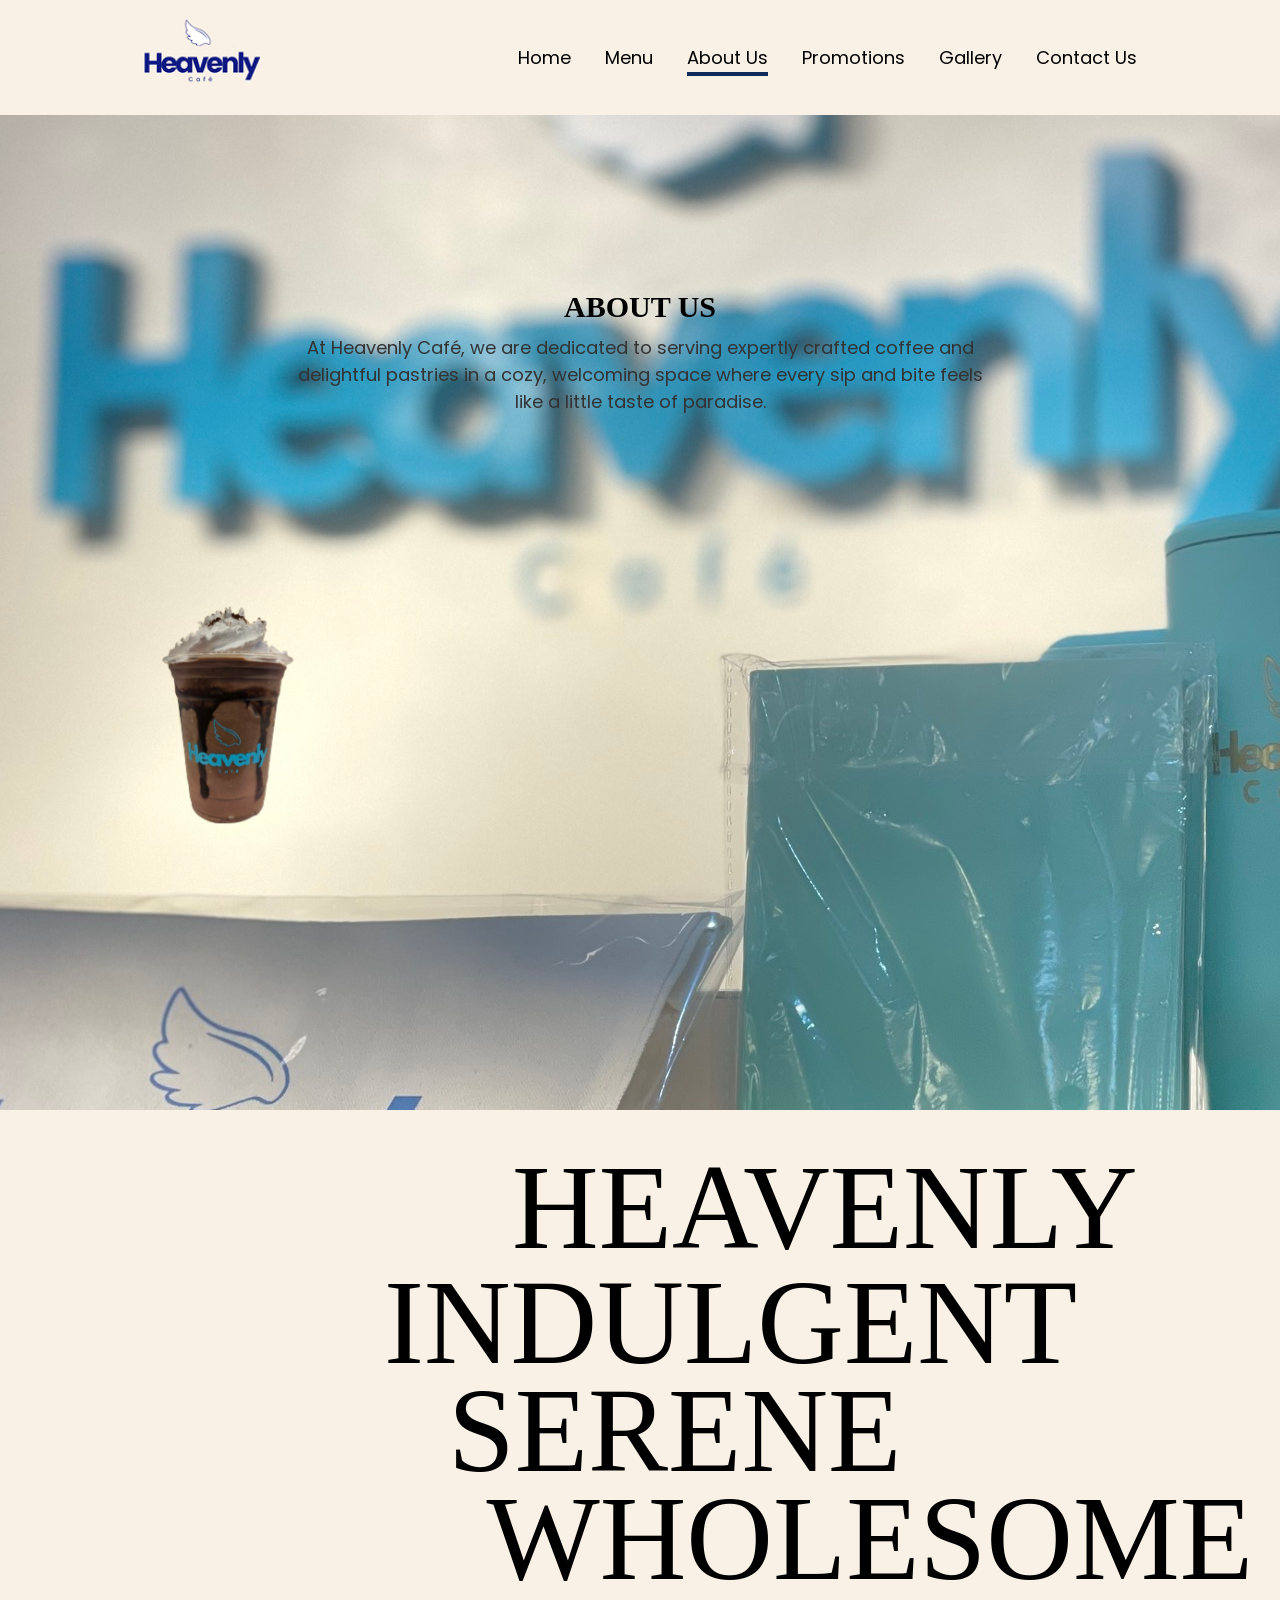
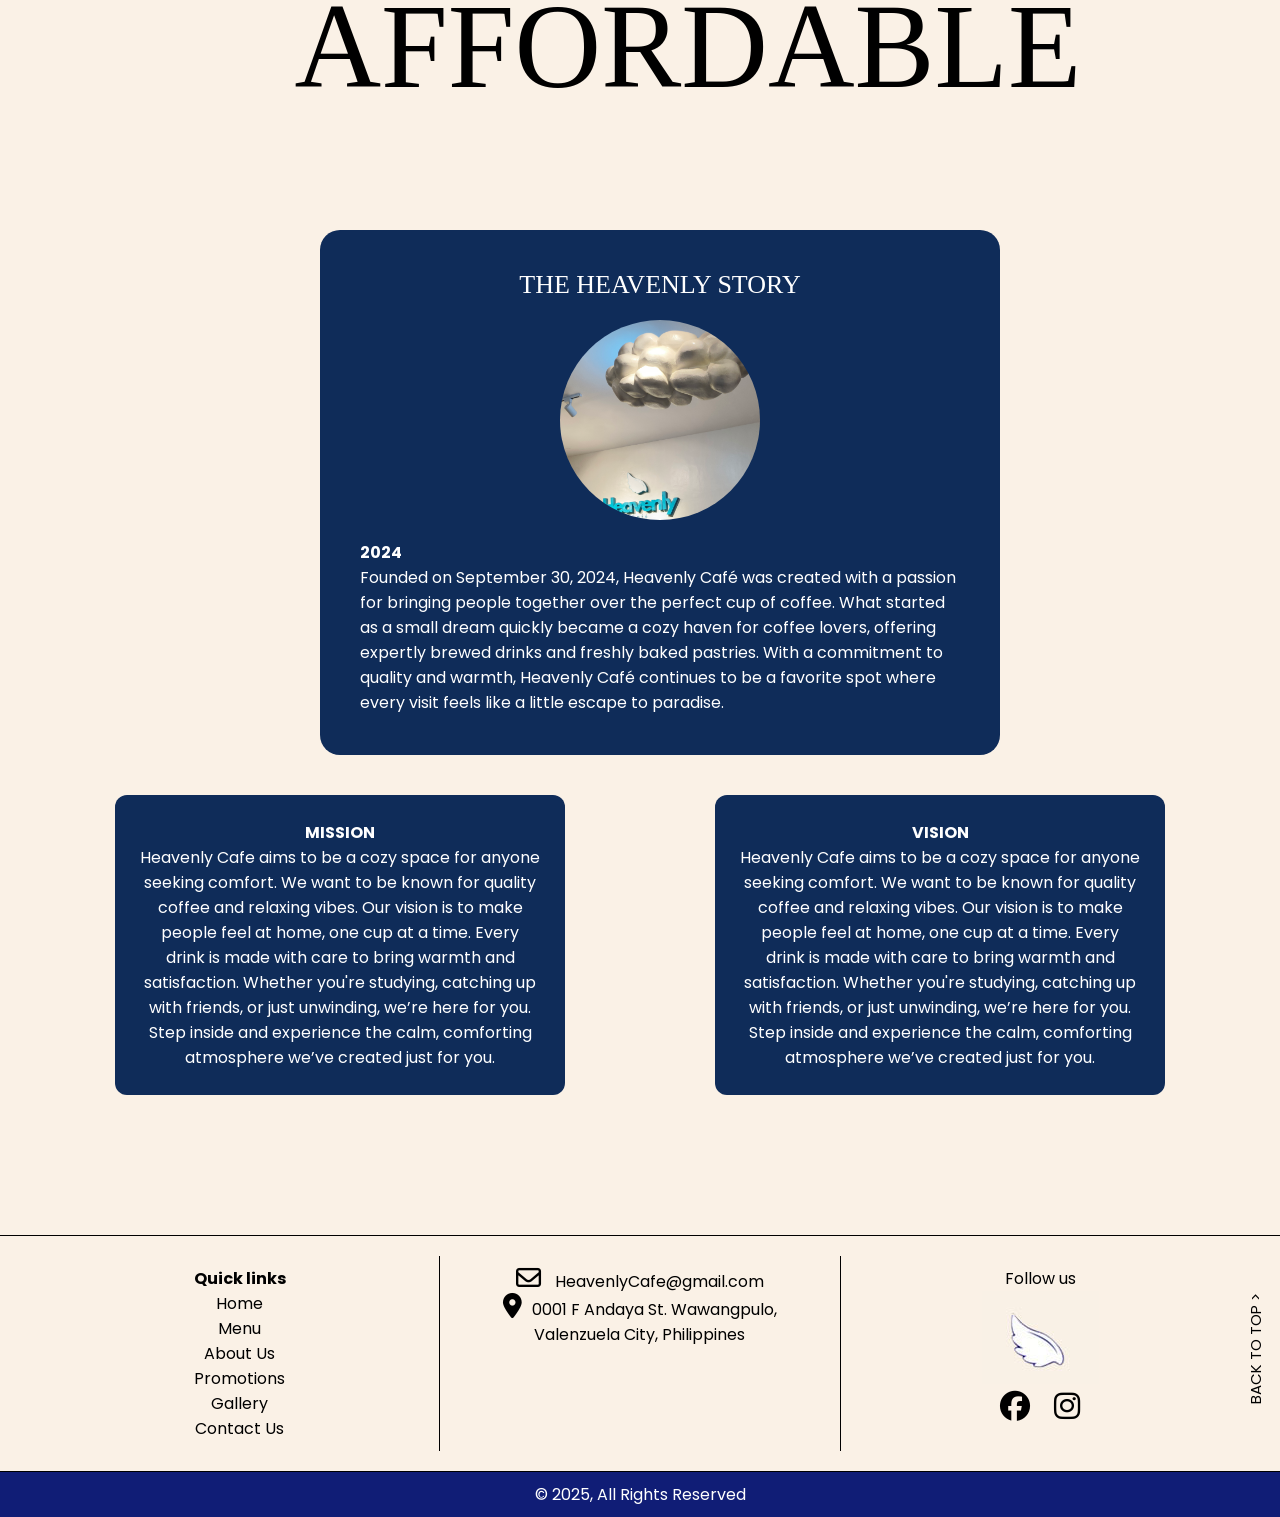
<file: aboutus.html>
<!DOCTYPE html>
<html lang="en">
<head>
  <meta charset="UTF-8">
  <meta name="viewport" content="width=device-width, initial-scale=1.0">
  <title>About Us - Heavenly Café</title>
  <link rel="stylesheet" href="css/style.css">
  <link rel="preconnect" href="https://fonts.googleapis.com">
  <link rel="preconnect" href="https://fonts.googleapis.com">
  <link rel="preconnect" href="https://fonts.gstatic.com" crossorigin>
  <link href="https://fonts.googleapis.com/css2?family=Playfair+Display:ital,wght@0,400..900;1,400..900&display=swap" rel="stylesheet"></head>
  <link href="https://fonts.googleapis.com/css2?family=Poppins:ital,wght@0,100;0,200;0,300;0,400;0,500;0,600;0,700;0,800;0,900;1,100;1,200;1,300;1,400;1,500;1,600;1,700;1,800;1,900&display=swap" rel="stylesheet">
  <link rel="stylesheet" href="https://cdnjs.cloudflare.com/ajax/libs/font-awesome/6.4.0/css/all.min.css">

</head>
<body>
  <header class="header">
    <div class="container">
      <nav>
        <img src="img/home/heavenly_logo1.jpg" class="logo" alt="Heavenly Café Logo">
        <ul id="sidemenu">
            <li><a href="index.html" class="nav-link btn">Home</a></li>
            <li><a href="menu.html" class="nav-link btn">Menu</a></li>
            <li><a href="aboutus.html" class="nav-link btn">About Us</a></li>
            <li><a href="promotions.html" class="nav-link btn">Promotions</a></li>
            <li><a href="gallery.html" class="nav-link btn">Gallery</a></li>
            <li><a href="contact.html" class="nav-link btn">Contact Us</a></li>
        <i class="fa-solid fa-xmark" onclick="closemenu()"></i>
        </ul>
      <i class="fa-solid fa-bars" onclick="openmenu()"></i>
    </nav>
    </div>
  </header>

<!--Header-->
  <section class="about-section">
    <h2 class="about-header">ABOUT US</h2>
    <p class="about-desc">
      At Heavenly Café, we are dedicated to serving expertly crafted coffee and delightful pastries
      in a cozy, welcoming space where every sip and bite feels like a little taste of paradise.
    </p>
    <div class="open-sign">
      <iframe width="560" height="315" src="https://www.youtube.com/embed/6NWrbQ3yD7Y?si=Zh26VIXPaOZXljQw" title="YouTube video player" frameborder="0" allow="accelerometer; autoplay; clipboard-write; encrypted-media; gyroscope; picture-in-picture; web-share" referrerpolicy="strict-origin-when-cross-origin" allowfullscreen></iframe>
      </div>
    </div>
    <div class="about-frappe"></div>
  </section>
   
    <!--text ani-->
    <section class="grid grid-3">
      <div class="autoBlur autoBlur1">HEAVENLY</div>
      <div class="autoBlur autoBlur2">INDULGENT</div>
      <div class="autoBlur autoBlur3">SERENE</div>
      <div class="autoBlur autoBlur4">WHOLESOME</div>
      <div class="autoBlur autoBlur5">AFFORDABLE</div>
    </section>

    <!--story-->
  <section class="story-section">
    <h3>THE HEAVENLY STORY</h3>

    <div class="story-box">
      <div class="image-container">
        <img src="img/aboutus/story.jpg" alt="Heavenly Café Photo" class="story-img">
      </div>
      
      <div class="story-text">

        <strong>2024</strong>
        <p>
          Founded on September 30, 2024, Heavenly Café was created with a passion for bringing people
          together over the perfect cup of coffee. What started as a small dream quickly became a cozy haven
          for coffee lovers, offering expertly brewed drinks and freshly baked pastries. With a commitment
          to quality and warmth, Heavenly Café continues to be a favorite spot where every visit feels like
          a little escape to paradise.
        </p>
      </div>
    </div>
  </section>

  <section class="mv-section">
    <div class="mv-box">
      <h4>MISSION</h4>
      <p>Heavenly Cafe aims to be a cozy space for anyone seeking comfort. We want to be known for quality coffee and relaxing vibes. Our vision is to make people feel at home, one cup at a time. Every drink is made with care to bring warmth and satisfaction. Whether you're studying, catching up with friends, or just unwinding, we’re here for you. Step inside and experience the calm, comforting atmosphere we’ve created just for you.</p>
    </div>
    <div class="mv-box">
      <h4>VISION</h4>
      <p>Heavenly Cafe aims to be a cozy space for anyone seeking comfort. We want to be known for quality coffee and relaxing vibes. Our vision is to make people feel at home, one cup at a time. Every drink is made with care to bring warmth and satisfaction. Whether you're studying, catching up with friends, or just unwinding, we’re here for you. Step inside and experience the calm, comforting atmosphere we’ve created just for you.</p>
    </div>
  </section>

  <!--footer-->
  <footer class="footer">
        <div class="footer-container">
          <div class="footer-section">
            <p class="quick">Quick links</p>
            <p><a href="index.html">Home</a></p>
            <p><a href="menu.html">Menu</a></p>
            <p><a href="aboutus.html">About Us</a></p>
            <p><a href="promotions.html">Promotions</a></p>
            <p><a href="gallery.html">Gallery</a></p>
            <p><a href="contact.html">Contact Us</a></p>
          </div>
      
          <div class="footer-divider"></div>
      
          <div class="footer-section">
            <p><i class="fa-regular fa-envelope"></i></i> HeavenlyCafe@gmail.com</p>
            <p><i class="fa-solid fa-location-dot"></i>0001 F Andaya St. Wawangpulo,<br>Valenzuela City, Philippines</p>
          </div>
      
          <div class="footer-divider"></div>
      
          <div class="footer-section">
            <p>Follow us</p>
            <img src="img/home/logo.jpg" alt="">
            <div class="footer-icons">
              <a href="https://www.bing.com/ck/a?!&&p=9f76c1870134eb340e4f14eb00a302fcf907b00fbb734e9cb92f3f5f4ec9f56cJmltdHM9MTc0NzQ0MDAwMA&ptn=3&ver=2&hsh=4&fclid=1fe0fd62-65a1-66aa-33d4-e9d664b56718&psq=heavenly+cafe&u=a1aHR0cHM6Ly93d3cuZmFjZWJvb2suY29tL3Blb3BsZS9IZWF2ZW5seS1DYWYlQzMlQTkvNjE1NjY0Mzc5MzY4NDkv&ntb=1"><i class="fa-brands fa-facebook"></i></a>
              <a href="#"><i class="fa-brands fa-instagram"></i></a>
            </div>
          </div>

        </div>
      
        <div class="footer-bottom">
          <p>© 2025, All Rights Reserved</p>
        </div>
      
        <div class="back-to-top">
            <a href="#top">BACK TO TOP ></a>
        </div>
        
      </footer>

    <script src="js/script.js"></script>

</body>
</html>
</file>
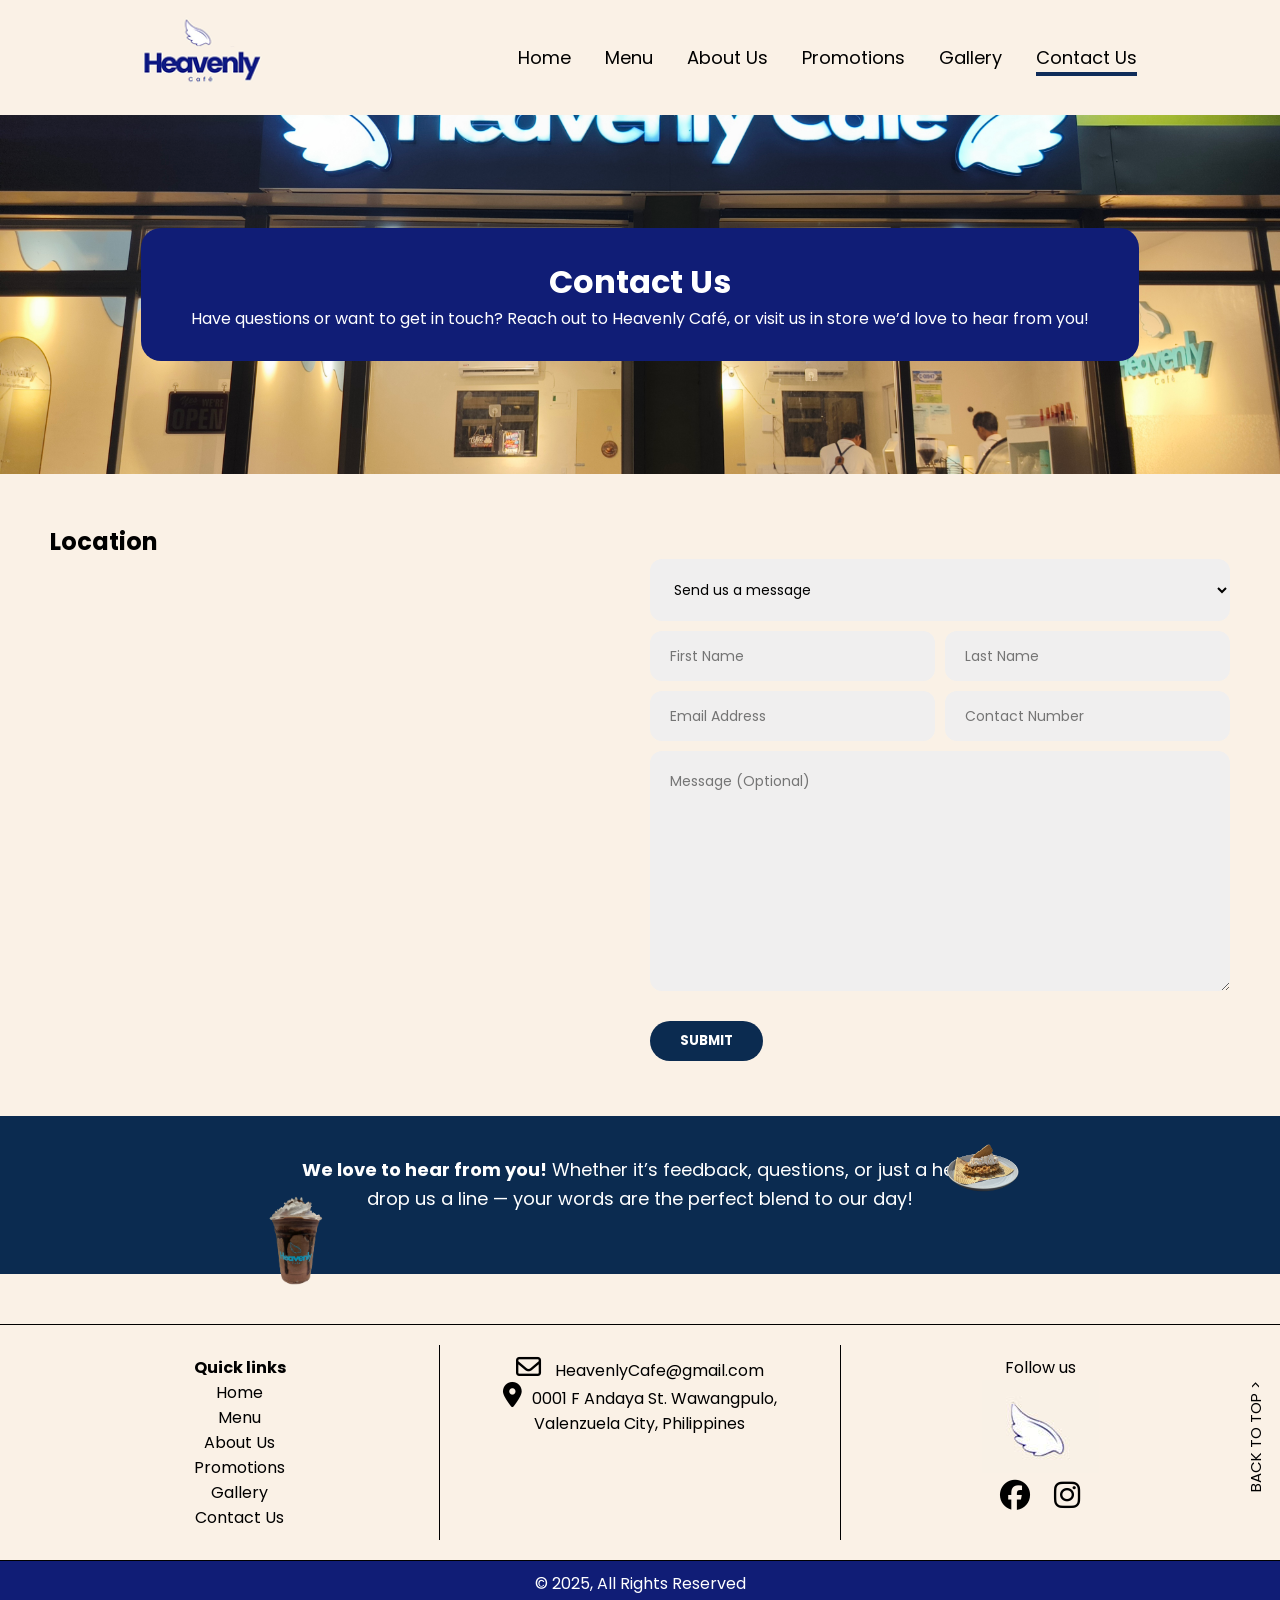
<file: contact.html>
<!DOCTYPE html>
<html lang="en">
<head>
  <meta charset="UTF-8">
  <meta name="viewport" content="width=device-width, initial-scale=1.0">
  <title>Contact</title>
  <link rel="stylesheet" href="css/style.css">
  <link rel="preconnect" href="https://fonts.googleapis.com">
  <link rel="preconnect" href="https://fonts.googleapis.com">
  <link rel="preconnect" href="https://fonts.gstatic.com" crossorigin>
  <link href="https://fonts.googleapis.com/css2?family=Playfair+Display:ital,wght@0,400..900;1,400..900&display=swap" rel="stylesheet"></head>
  <link href="https://fonts.googleapis.com/css2?family=Poppins:ital,wght@0,100;0,200;0,300;0,400;0,500;0,600;0,700;0,800;0,900;1,100;1,200;1,300;1,400;1,500;1,600;1,700;1,800;1,900&display=swap" rel="stylesheet">
  <link rel="stylesheet" href="https://cdnjs.cloudflare.com/ajax/libs/font-awesome/6.4.0/css/all.min.css">

</head>
<body>

  <!--Header-->
    <header class="header">
    <div class="container">
      <nav>
        <img src="img/home/heavenly_logo1.jpg" class="logo" alt="Heavenly Café Logo">
        <ul id="sidemenu">
          <li><a href="index.html" class="nav-link btn">Home</a></li>
            <li><a href="menu.html" class="nav-link btn">Menu</a></li>
            <li><a href="aboutus.html" class="nav-link btn">About Us</a></li>
            <li><a href="promotions.html" class="nav-link btn">Promotions</a></li>
            <li><a href="gallery.html" class="nav-link btn">Gallery</a></li>
            <li><a href="contact.html" class="nav-link btn">Contact Us</a></li>
        </ul>
      </nav>
    </div>
  </header>

  <div class="contact-land">
    <div class="contact">
        <h1>Contact Us</h1>
        <p>Have questions or want to get in touch? Reach out to Heavenly Café, or visit us in store we’d love to hear from you!</p>
    </div>
  </div>
    <!--maps-->
    <section class="contact-section">
    <h2>Location</h2>
    <div class="contact-container">
      <div class="map">
        <iframe 
          src="https://www.google.com/maps/embed?pb=!1m18!1m12!1m3!1d3858.7557476811714!2d120.96965477589461!3d14.693542885807267!2m3!1f0!2f0!3f0!3m2!1i1024!2i768!4f13.1!3m3!1m2!1s0x3397b1a82b7fbbdd%3A0x9d2b19cd3f45ac9c!2sHeavenly%20Cafe!5e0!3m2!1sen!2sph!4v1705123456789"
          width="100%" height="500" style="border:0;" allowfullscreen="" loading="lazy">
        </iframe>
      </div>

      <!--form-->

      <form class="contact-form">
        <select required>
          <option disabled selected>Send us a message</option>
          <option>Feedback</option>
          <option>Inquiry</option>
          <option>Suggestion</option>
        </select>
        <div class="input-row">
          <input type="text" placeholder="First Name" required />
          <input type="text" placeholder="Last Name" required />
        </div>
        <div class="input-row">
          <input type="email" placeholder="Email Address" required />
          <input type="tel" placeholder="Contact Number" required />
        </div>
        <textarea placeholder="Message (Optional)"></textarea>
        <button type="submit">SUBMIT</button>
      </form>
    </div>
  </section>

  <!--reservation-->
  
  <section class="feedback-section">
    <img src="img/aboutus/frappe.png" class="icon left" alt="Frappe" />
    <p>
      <strong>We love to hear from you!</strong> Whether it’s feedback, questions, or just a hello, drop us a line — your words are the perfect blend to our day!
    </p>
    <img src="img/menu/croffle-food.png" class="icon right" alt="Croissant" />
    
  </section>


  <!--footer-->
  <footer class="footer">
        <div class="footer-container">
          <div class="footer-section">
            <p class="quick">Quick links</p>
            <p><a href="index.html">Home</a></p>
            <p><a href="menu.html">Menu</a></p>
            <p><a href="aboutus.html">About Us</a></p>
            <p><a href="promotions.html">Promotions</a></p>
            <p><a href="gallery.html">Gallery</a></p>
            <p><a href="contact.html">Contact Us</a></p>
          </div>
      
          <div class="footer-divider"></div>
      
          <div class="footer-section">
            <p><i class="fa-regular fa-envelope"></i></i> HeavenlyCafe@gmail.com</p>
            <p><i class="fa-solid fa-location-dot"></i>0001 F Andaya St. Wawangpulo,<br>Valenzuela City, Philippines</p>
          </div>
      
          <div class="footer-divider"></div>
      
          <div class="footer-section">
            <p>Follow us</p>
            <img src="img/home/logo.jpg" alt="">
            <div class="footer-icons">
              <a href="https://www.bing.com/ck/a?!&&p=9f76c1870134eb340e4f14eb00a302fcf907b00fbb734e9cb92f3f5f4ec9f56cJmltdHM9MTc0NzQ0MDAwMA&ptn=3&ver=2&hsh=4&fclid=1fe0fd62-65a1-66aa-33d4-e9d664b56718&psq=heavenly+cafe&u=a1aHR0cHM6Ly93d3cuZmFjZWJvb2suY29tL3Blb3BsZS9IZWF2ZW5seS1DYWYlQzMlQTkvNjE1NjY0Mzc5MzY4NDkv&ntb=1"><i class="fa-brands fa-facebook"></i></a>
              <a href="#"><i class="fa-brands fa-instagram"></i></a>
            </div>
          </div>

        </div>
      
        <div class="footer-bottom">
          <p>© 2025, All Rights Reserved</p>
        </div>
      
        <div class="back-to-top">
            <a href="#top">BACK TO TOP ></a>
        </div>
      </footer>

<script src="js/script_Menu.js"></script>

</body>
</html>
</file>
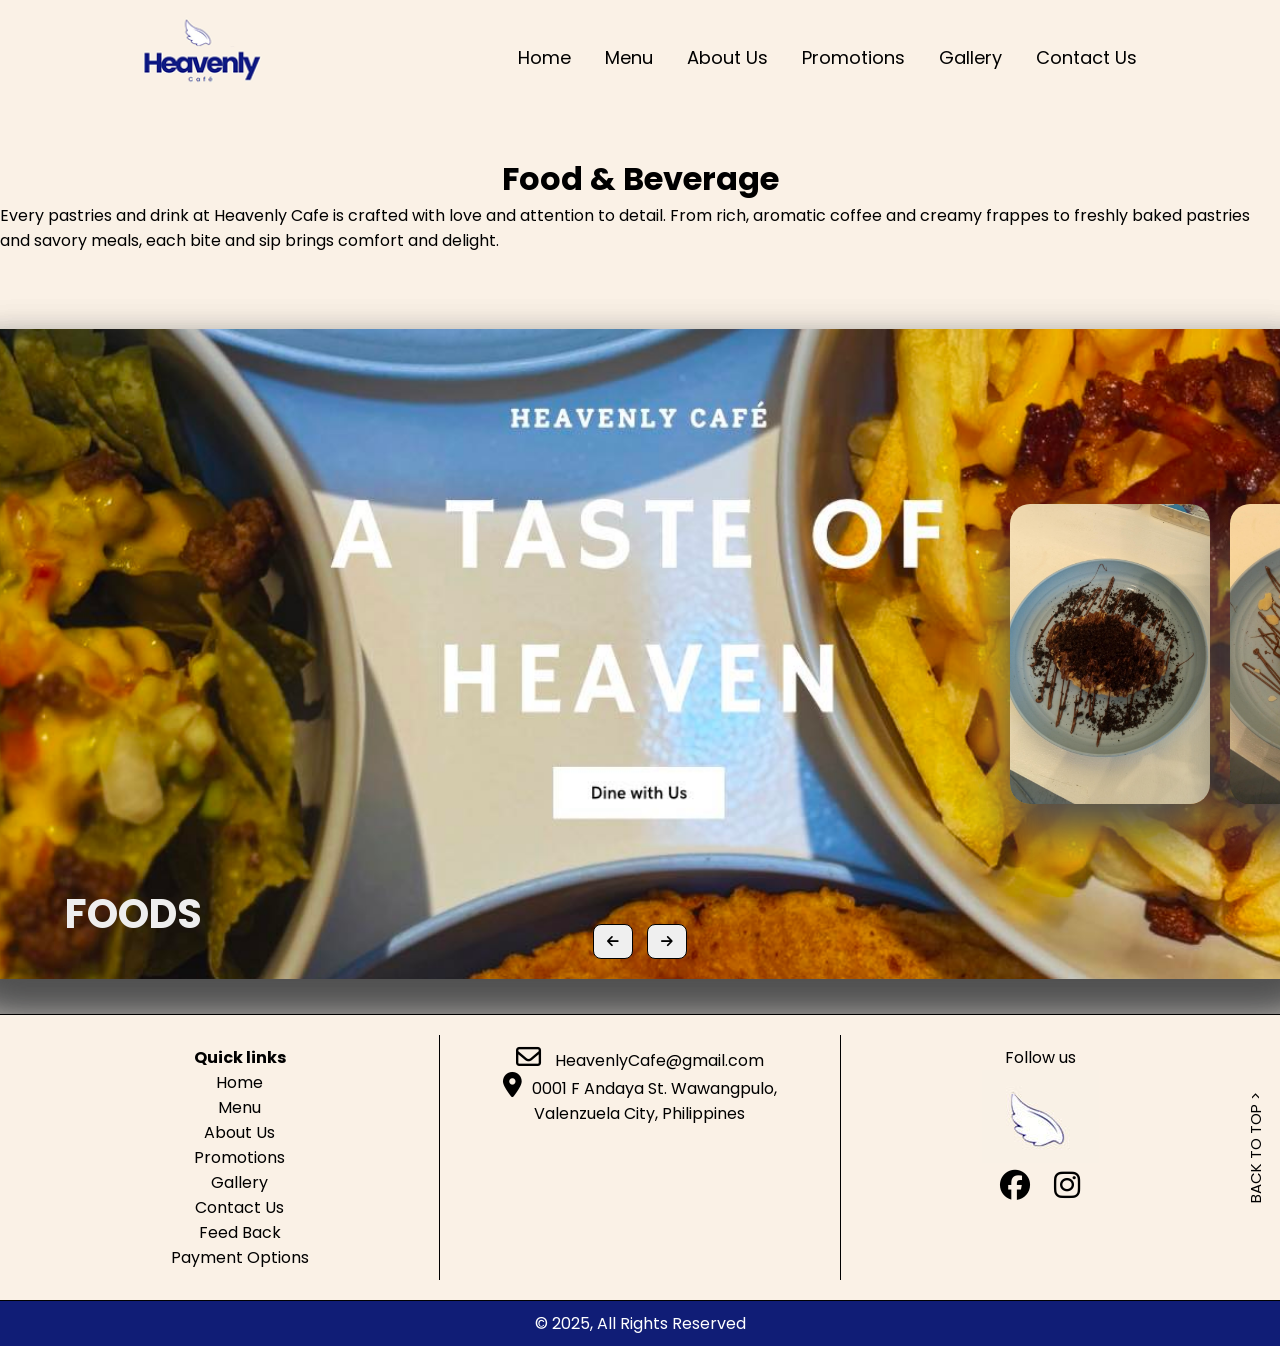
<file: foods.html>
<!DOCTYPE html>
<html lang="en">
<head>
  <meta charset="UTF-8">
  <meta name="viewport" content="width=device-width, initial-scale=1.0">
  <title>Menu</title>
  <link rel="stylesheet" href="css/style.css">
  <link rel="preconnect" href="https://fonts.googleapis.com">
  <link rel="preconnect" href="https://fonts.googleapis.com">
  <link rel="preconnect" href="https://fonts.gstatic.com" crossorigin>
  <link href="https://fonts.googleapis.com/css2?family=Playfair+Display:ital,wght@0,400..900;1,400..900&display=swap" rel="stylesheet"></head>
  <link href="https://fonts.googleapis.com/css2?family=Poppins:ital,wght@0,100;0,200;0,300;0,400;0,500;0,600;0,700;0,800;0,900;1,100;1,200;1,300;1,400;1,500;1,600;1,700;1,800;1,900&display=swap" rel="stylesheet">
  <link rel="stylesheet" href="https://cdnjs.cloudflare.com/ajax/libs/font-awesome/6.4.0/css/all.min.css">

</head>
<body>

  <!--Header-->
    <header class="header">
    <div class="container">
      <nav>
        <img src="img/home/heavenly_logo1.jpg" class="logo" alt="Heavenly Café Logo">
        <ul id="sidemenu">
          <li><a href="index.html" class="nav-link btn">Home</a></li>
            <li><a href="menu.html" class="nav-link btn">Menu</a></li>
            <li><a href="aboutus.html" class="nav-link btn">About Us</a></li>
            <li><a href="promotions.html" class="nav-link btn">Promotions</a></li>
            <li><a href="gallery.html" class="nav-link btn">Gallery</a></li>
            <li><a href="contact.html" class="nav-link btn">Contact Us</a></li>
        </ul>
      </nav>
    </div>
  </header>

    <div class="contain-gallery">
      
      <div class="gallery-label">
        <h1>Food & Beverage</h1>
        <p>Every pastries and drink at Heavenly Cafe is crafted with love and attention to detail. From rich, aromatic coffee and creamy frappes to freshly baked pastries and savory meals, each bite and sip brings comfort and delight.</p>
      </div>
        <div class="container1">
            
            <div class="slide-interior">

                <div class="item"
                    style="background-image: url(img/food/first.jpg);">
                    <div class="content">
                        <div class="name">Biscoff</div>
                    </div>
                </div>

                <div class="item"
                    style="background-image: url(img/food/fifth.jpg);">
                    <div class="content">
                        <div class="name">Foods</div>
                    </div>
                </div>
                <div class="item"
                    style="background-image: url(img/food/third.jpg);">
                    <div class="content">
                        <div class="name">nutella oreo</div>
                    </div>
                </div>
                <div class="item"
                    style="background-image: url(img/food/second.jpg);">
                    <div class="content">
                        <div class="name">nutella alcapone</div>
                    </div>
                </div>
                <div class="item"
                    style="background-image: url(img/food/fourth4.jpg);">
                    <div class="content">
                        <div class="name">Buns</div>
                    </div>
                </div>
                <div class="item"
                    style="background-image: url(img/food/sixth.jpg);">
                    <div class="content">
                        <div class="name">nutella cream</div>
                    </div>
                </div>

            </div>

            <div class="button">
                <button class="prev"><i
                        class="fa-solid fa-arrow-left"></i></button>
                <button class="next"><i
                        class="fa-solid fa-arrow-right"></i></button>
            </div>
        </div>

    </div>

  <!--footer-->
  <footer class="footer">
        <div class="footer-container">
          <div class="footer-section">
            <p class="quick">Quick links</p>
            <p><a href="index.html">Home</a></p>
            <p><a href="menu.html">Menu</a></p>
            <p><a href="aboutus.html">About Us</a></p>
            <p><a href="promotions.html">Promotions</a></p>
            <p><a href="#">Gallery</a></p>
            <p><a href="#">Contact Us</a></p>
            <p><a href="#">Feed Back</a></p>
            <p><a href="#">Payment Options</a></p>
          </div>
      
          <div class="footer-divider"></div>
      
          <div class="footer-section">
            <p><i class="fa-regular fa-envelope"></i></i> HeavenlyCafe@gmail.com</p>
            <p><i class="fa-solid fa-location-dot"></i>0001 F Andaya St. Wawangpulo,<br>Valenzuela City, Philippines</p>
          </div>
      
          <div class="footer-divider"></div>
      
          <div class="footer-section">
            <p>Follow us</p>
            <img src="img/home/logo.jpg" alt="">
            <div class="footer-icons">
              <a href="#"><i class="fa-brands fa-facebook"></i></a>
              <a href="#"><i class="fa-brands fa-instagram"></i></a>
            </div>
          </div>

        </div>
      
        <div class="footer-bottom">
          <p>© 2025, All Rights Reserved</p>
        </div>
      
        <div class="back-to-top">
            <a href="#top">BACK TO TOP ></a>
        </div>
      </footer>

<script src="js/script-gallery.js"></script>

</body>
</html>
</file>
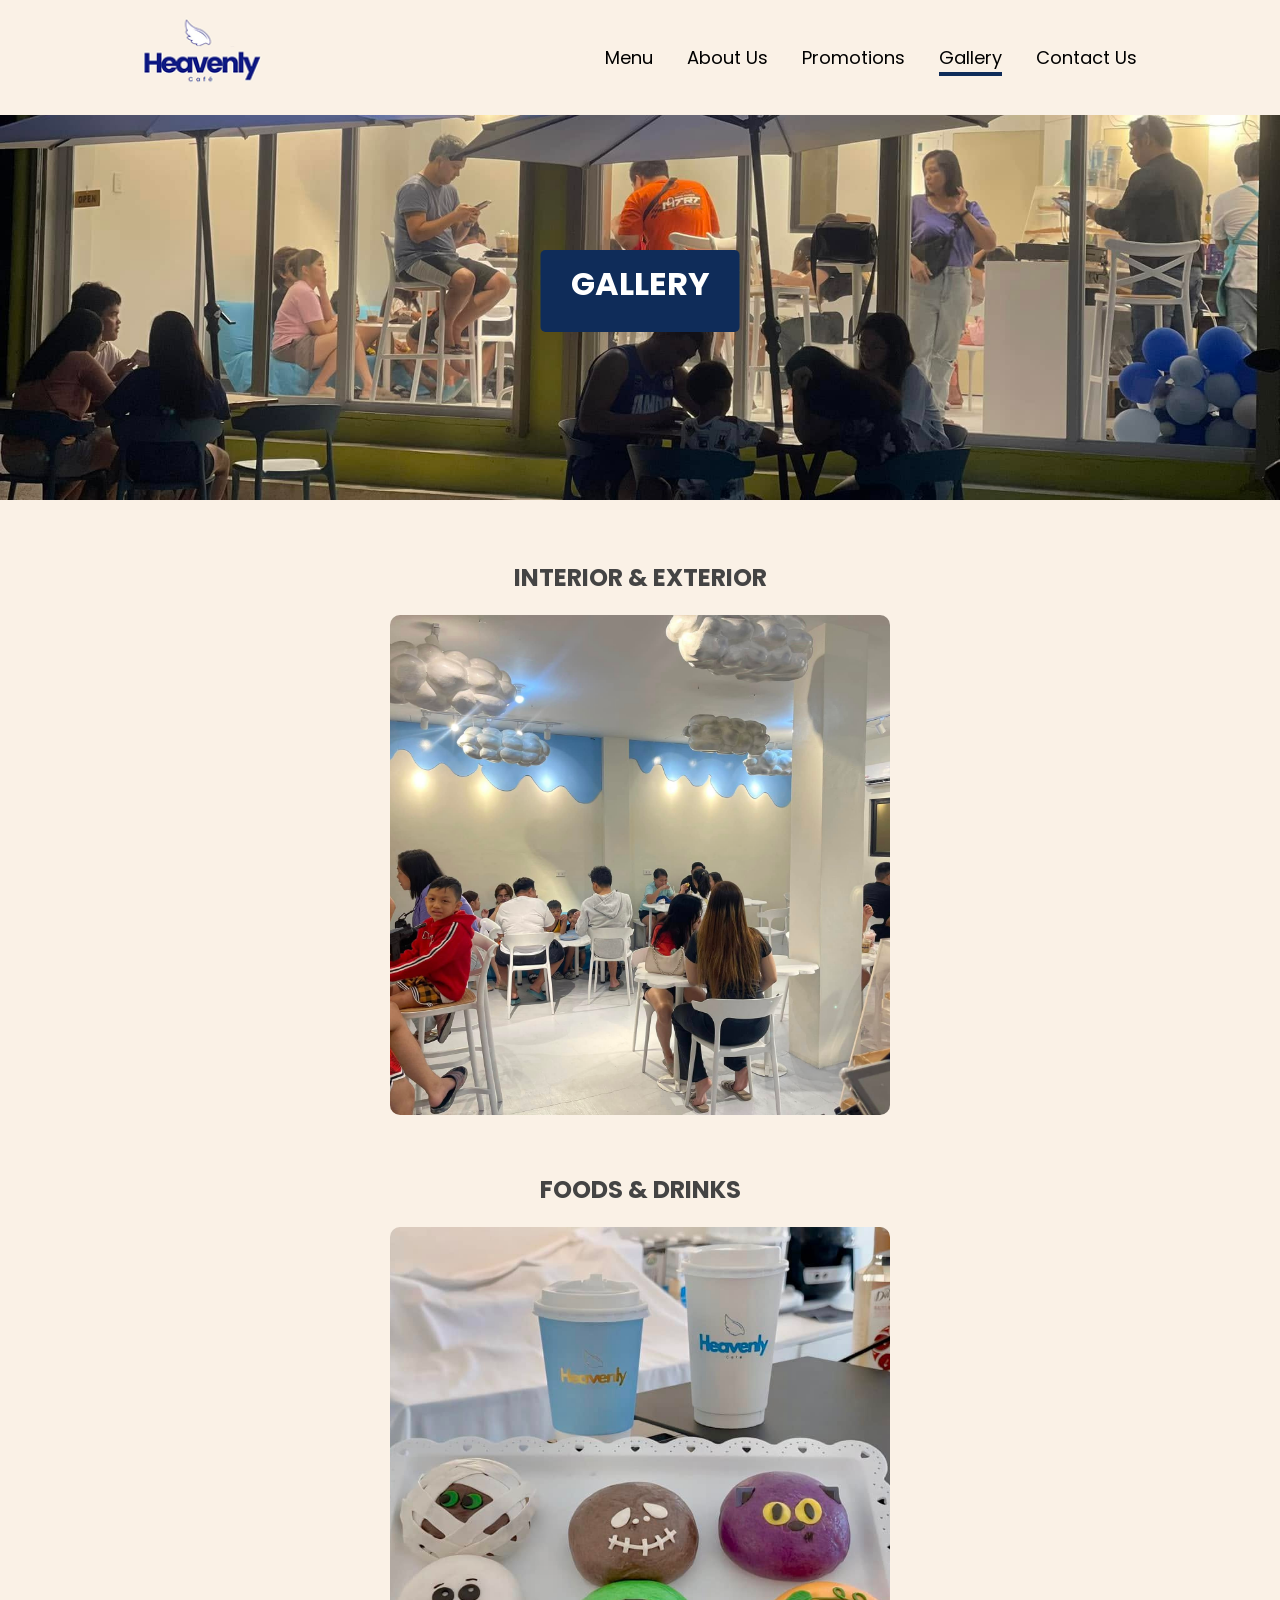
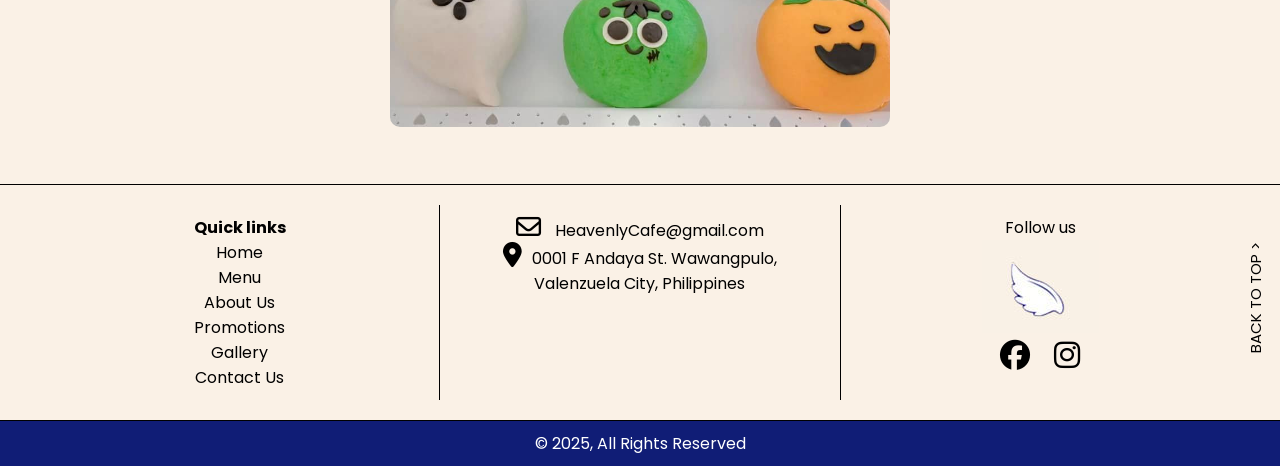
<file: gallery.html>
<!DOCTYPE html>
<html lang="en">
<head>
  <meta charset="UTF-8">
  <meta name="viewport" content="width=device-width, initial-scale=1.0">
  <title>Menu</title>
  <link rel="stylesheet" href="css/style.css">
  <link rel="preconnect" href="https://fonts.googleapis.com">
  <link rel="preconnect" href="https://fonts.googleapis.com">
  <link rel="preconnect" href="https://fonts.gstatic.com" crossorigin>
  <link href="https://fonts.googleapis.com/css2?family=Playfair+Display:ital,wght@0,400..900;1,400..900&display=swap" rel="stylesheet"></head>
  <link href="https://fonts.googleapis.com/css2?family=Poppins:ital,wght@0,100;0,200;0,300;0,400;0,500;0,600;0,700;0,800;0,900;1,100;1,200;1,300;1,400;1,500;1,600;1,700;1,800;1,900&display=swap" rel="stylesheet">
  <link rel="stylesheet" href="https://cdnjs.cloudflare.com/ajax/libs/font-awesome/6.4.0/css/all.min.css">

</head>
<body>

  <!--Header-->
    <header class="header">
    <div class="container">
      <nav>
        <img src="img/home/heavenly_logo1.jpg" class="logo" alt="Heavenly Café Logo">
        <ul id="sidemenu">
            
            <li><a href="menu.html" class="nav-link btn">Menu</a></li>
            <li><a href="aboutus.html" class="nav-link btn">About Us</a></li>
            <li><a href="promotions.html" class="nav-link btn">Promotions</a></li>
            <li><a href="gallery.html" class="nav-link btn">Gallery</a></li>
            <li><a href="contact.html" class="nav-link btn">Contact Us</a></li>
        </ul>
      </nav>
    </div>
  </header>

 <!-- Hero Banner -->
  <section class="hero1">
    <div class="hero-text1">GALLERY</div>
  </section>

  <!-- Gallery Sections -->
  <section class="gallery-links">
    
    <div class="gallery-item">
        <h2>INTERIOR & EXTERIOR</h2>
      <a href="interior.html">
        <img src="img/contact/interior.jpg">
      </a>
    </div>

    <div class="gallery-item">
        <h2>FOODS & DRINKS</h2>
      <a href="foods.html">
        <img src="img/contact/foods.jpg" alt="Foods and Drinks" />
      </a>
    </div>
  </section>


  <!--footer-->
  <footer class="footer">
        <div class="footer-container">
          <div class="footer-section">
            <p class="quick">Quick links</p>
            <p><a href="index.html">Home</a></p>
            <p><a href="menu.html">Menu</a></p>
            <p><a href="aboutus.html">About Us</a></p>
            <p><a href="promotions.html">Promotions</a></p>
            <p><a href="gallery.html">Gallery</a></p>
            <p><a href="contact.html">Contact Us</a></p>
          </div>
      
          <div class="footer-divider"></div>
      
          <div class="footer-section">
            <p><i class="fa-regular fa-envelope"></i></i> HeavenlyCafe@gmail.com</p>
            <p><i class="fa-solid fa-location-dot"></i>0001 F Andaya St. Wawangpulo,<br>Valenzuela City, Philippines</p>
          </div>
      
          <div class="footer-divider"></div>
      
          <div class="footer-section">
            <p>Follow us</p>
            <img src="img/home/logo.jpg" alt="">
            <div class="footer-icons">
              <a href="https://www.bing.com/ck/a?!&&p=9f76c1870134eb340e4f14eb00a302fcf907b00fbb734e9cb92f3f5f4ec9f56cJmltdHM9MTc0NzQ0MDAwMA&ptn=3&ver=2&hsh=4&fclid=1fe0fd62-65a1-66aa-33d4-e9d664b56718&psq=heavenly+cafe&u=a1aHR0cHM6Ly93d3cuZmFjZWJvb2suY29tL3Blb3BsZS9IZWF2ZW5seS1DYWYlQzMlQTkvNjE1NjY0Mzc5MzY4NDkv&ntb=1"><i class="fa-brands fa-facebook"></i></a>
              <a href="#"><i class="fa-brands fa-instagram"></i></a>
            </div>
          </div>

        </div>
      
        <div class="footer-bottom">
          <p>© 2025, All Rights Reserved</p>
        </div>
      
        <div class="back-to-top">
            <a href="#top">BACK TO TOP ></a>
        </div>
      </footer>

<script src="js/script_Menu.js"></script>

</body>
</html>
</file>
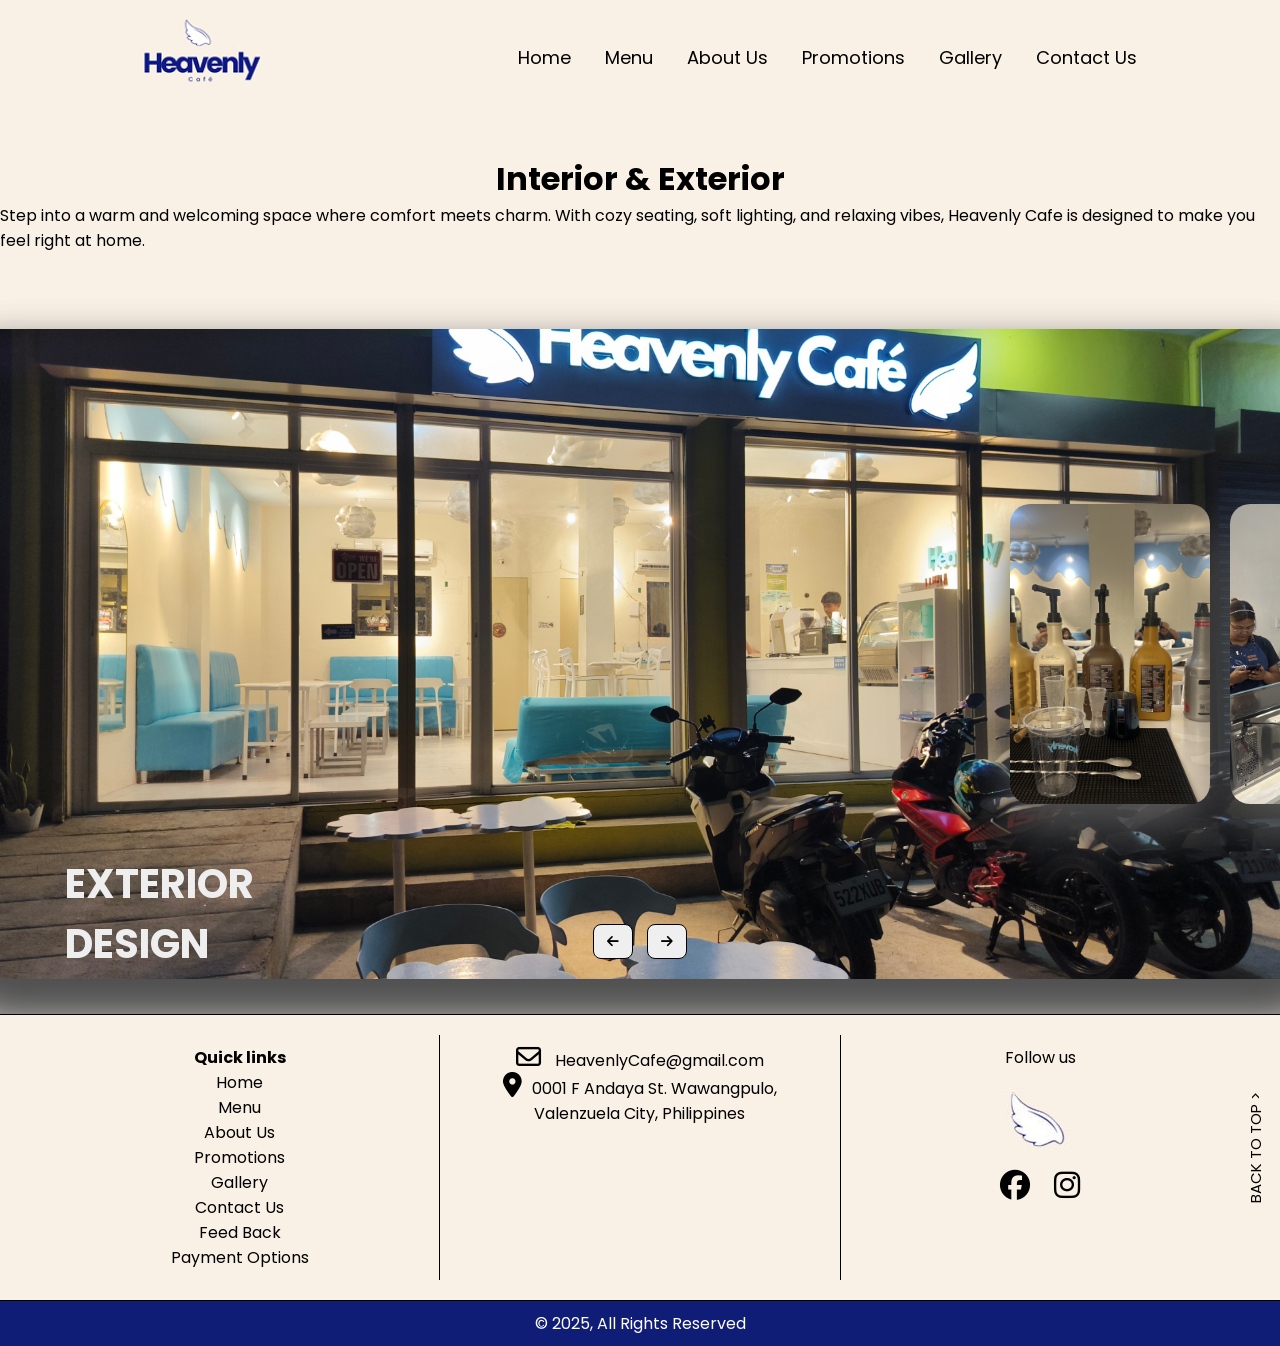
<file: interior.html>
<!DOCTYPE html>
<html lang="en">
<head>
  <meta charset="UTF-8">
  <meta name="viewport" content="width=device-width, initial-scale=1.0">
  <title>Menu</title>
  <link rel="stylesheet" href="css/style.css">
  <link rel="preconnect" href="https://fonts.googleapis.com">
  <link rel="preconnect" href="https://fonts.googleapis.com">
  <link rel="preconnect" href="https://fonts.gstatic.com" crossorigin>
  <link href="https://fonts.googleapis.com/css2?family=Playfair+Display:ital,wght@0,400..900;1,400..900&display=swap" rel="stylesheet"></head>
  <link href="https://fonts.googleapis.com/css2?family=Poppins:ital,wght@0,100;0,200;0,300;0,400;0,500;0,600;0,700;0,800;0,900;1,100;1,200;1,300;1,400;1,500;1,600;1,700;1,800;1,900&display=swap" rel="stylesheet">
  <link rel="stylesheet" href="https://cdnjs.cloudflare.com/ajax/libs/font-awesome/6.4.0/css/all.min.css">

</head>
<body>

  <!--Header-->
    <header class="header">
    <div class="container">
      <nav>
        <img src="img/home/heavenly_logo1.jpg" class="logo" alt="Heavenly Café Logo">
        <ul id="sidemenu">
          <li><a href="index.html" class="nav-link btn">Home</a></li>
            <li><a href="menu.html" class="nav-link btn">Menu</a></li>
            <li><a href="aboutus.html" class="nav-link btn">About Us</a></li>
            <li><a href="promotions.html" class="nav-link btn">Promotions</a></li>
            <li><a href="gallery.html" class="nav-link btn">Gallery</a></li>
            <li><a href="contact.html" class="nav-link btn">Contact Us</a></li>
        </ul>
      </nav>
    </div>
  </header>
    
  
    <div class="contain-gallery">
      
      <div class="gallery-label">
        <h1>Interior & Exterior</h1>
        <p>Step into a warm and welcoming space where comfort meets charm. With cozy seating, soft lighting, and relaxing vibes, Heavenly Cafe is designed to make you feel right at home.</p>
      </div>
        <div class="container1">
            
            <div class="slide-interior">

                <div class="item"
                    style="background-image: url(img/interior/first.jpg);">
                    <div class="content">
                        <div class="name">Interior design</div>
                    </div>
                </div>

                <div class="item"
                    style="background-image: url(img/interior/second.jpg);">
                    <div class="content">
                        <div class="name">Exterior design</div>
                    </div>
                </div>
                <div class="item"
                    style="background-image: url(img/interior/third.jpg);">
                    <div class="content">
                        <div class="name">interior design</div>
                    </div>
                </div>
                <div class="item"
                    style="background-image: url(img/interior/fourth.jpg);">
                    <div class="content">
                        <div class="name">Interior design</div>
                    </div>
                </div>
                <div class="item"
                    style="background-image: url(img/interior/fifth.jpg);">
                    <div class="content">
                        <div class="name">interior design</div>
                    </div>
                </div>
                <div class="item"
                    style="background-image: url(img/interior/sixth.jpg);">
                    <div class="content">
                        <div class="name">interior design</div>
                    </div>
                </div>

            </div>

            <div class="button">
                <button class="prev"><i
                        class="fa-solid fa-arrow-left"></i></button>
                <button class="next"><i
                        class="fa-solid fa-arrow-right"></i></button>
            </div>
        </div>

    </div>
    
 
 <!--footer-->
  <footer class="footer">
        <div class="footer-container">
          <div class="footer-section">
            <p class="quick">Quick links</p>
            <p><a href="index.html">Home</a></p>
            <p><a href="menu.html">Menu</a></p>
            <p><a href="aboutus.html">About Us</a></p>
            <p><a href="promotions.html">Promotions</a></p>
            <p><a href="#">Gallery</a></p>
            <p><a href="#">Contact Us</a></p>
            <p><a href="#">Feed Back</a></p>
            <p><a href="#">Payment Options</a></p>
          </div>
      
          <div class="footer-divider"></div>
      
          <div class="footer-section">
            <p><i class="fa-regular fa-envelope"></i></i> HeavenlyCafe@gmail.com</p>
            <p><i class="fa-solid fa-location-dot"></i>0001 F Andaya St. Wawangpulo,<br>Valenzuela City, Philippines</p>
          </div>
      
          <div class="footer-divider"></div>
      
          <div class="footer-section">
            <p>Follow us</p>
            <img src="img/home/logo.jpg" alt="">
            <div class="footer-icons">
              <a href="#"><i class="fa-brands fa-facebook"></i></a>
              <a href="#"><i class="fa-brands fa-instagram"></i></a>
            </div>
          </div>

        </div>
      
        <div class="footer-bottom">
          <p>© 2025, All Rights Reserved</p>
        </div>
      
        <div class="back-to-top">
            <a href="#top">BACK TO TOP ></a>
        </div>
      </footer>

<script src="js/script-gallery.js"></script>

</body>
</html>
</file>
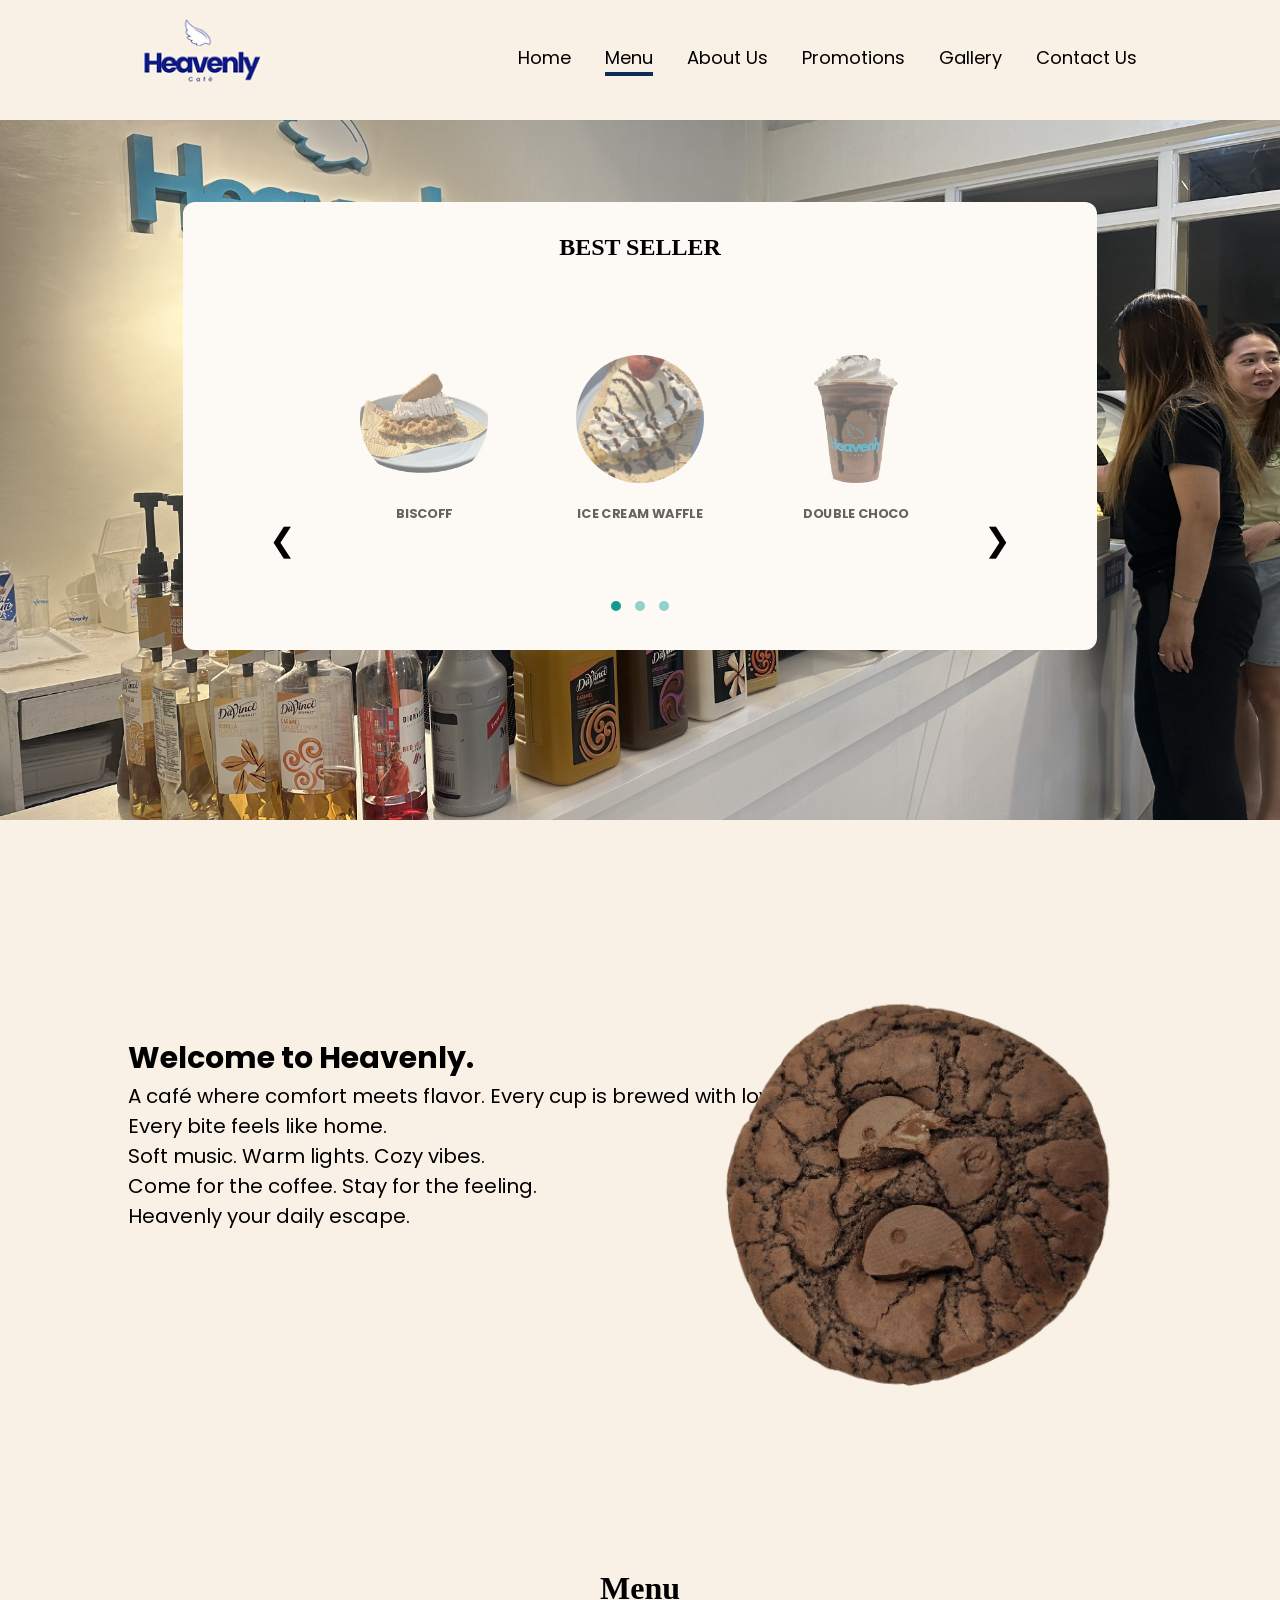
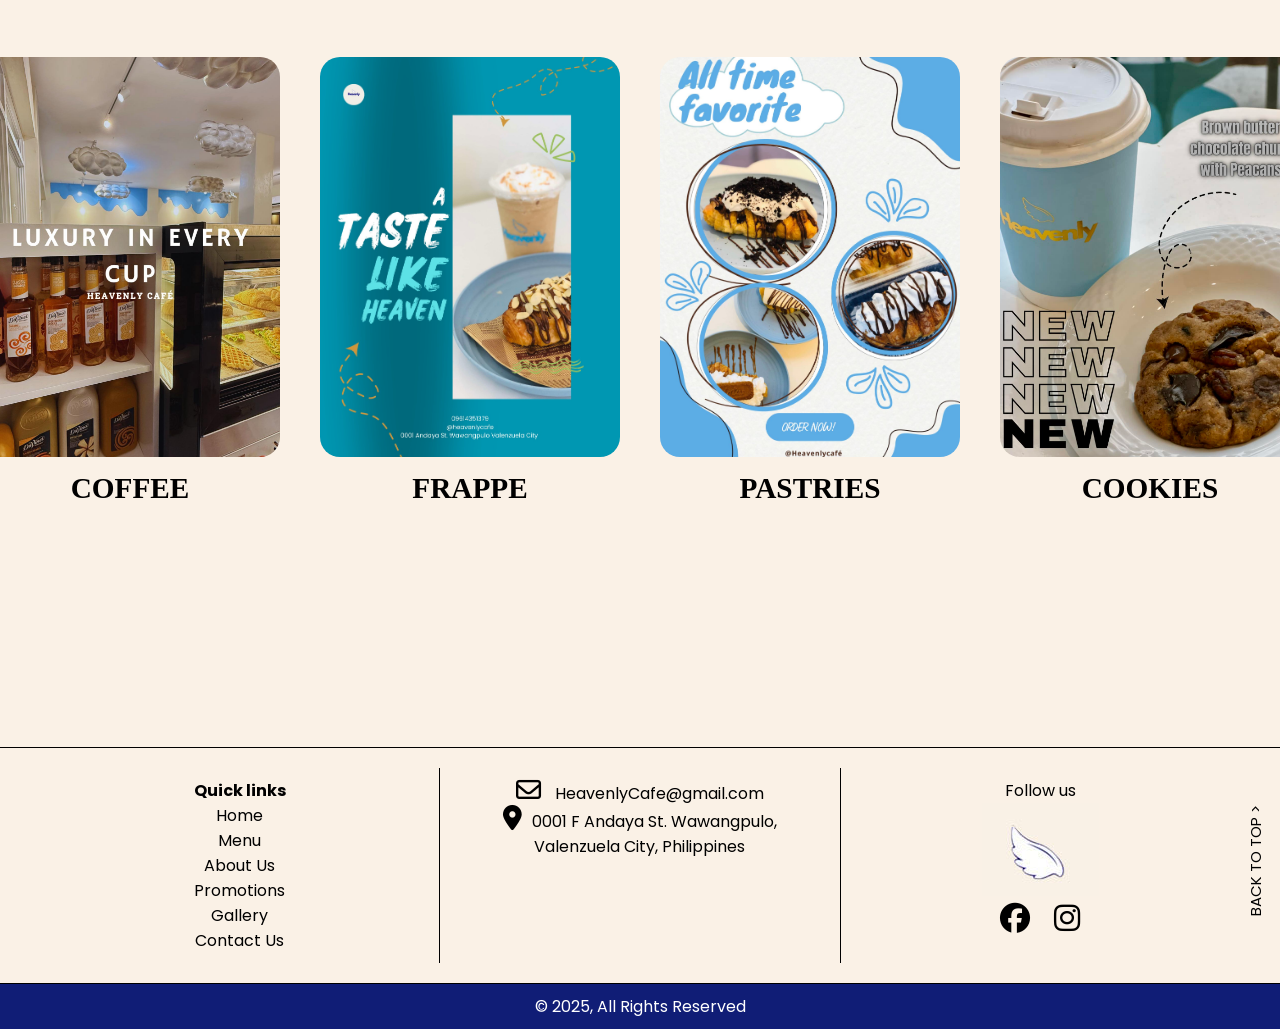
<file: menu.html>
<!DOCTYPE html>
<html lang="en">
<head>
  <meta charset="UTF-8">
  <meta name="viewport" content="width=device-width, initial-scale=1.0">
  <title>Menu</title>
  <link rel="stylesheet" href="css/style.css">
  <link rel="preconnect" href="https://fonts.googleapis.com">
  <link rel="preconnect" href="https://fonts.googleapis.com">
  <link rel="preconnect" href="https://fonts.gstatic.com" crossorigin>
  <link href="https://fonts.googleapis.com/css2?family=Playfair+Display:ital,wght@0,400..900;1,400..900&display=swap" rel="stylesheet"></head>
  <link href="https://fonts.googleapis.com/css2?family=Poppins:ital,wght@0,100;0,200;0,300;0,400;0,500;0,600;0,700;0,800;0,900;1,100;1,200;1,300;1,400;1,500;1,600;1,700;1,800;1,900&display=swap" rel="stylesheet">
  <link rel="stylesheet" href="https://cdnjs.cloudflare.com/ajax/libs/font-awesome/6.4.0/css/all.min.css">

</head>
<body>

  <!--Header-->
    <header class="header">
    <div class="container">
      <nav>
        <img src="img/home/heavenly_logo1.jpg" class="logo" alt="Heavenly Café Logo">
        <ul id="sidemenu">
          <li><a href="index.html" class="nav-link btn">Home</a></li>
            <li><a href="menu.html" class="nav-link btn">Menu</a></li>
            <li><a href="aboutus.html" class="nav-link btn">About Us</a></li>
            <li><a href="promotions.html" class="nav-link btn">Promotions</a></li>
            <li><a href="gallery.html" class="nav-link btn">Gallery</a></li>
            <li><a href="contact.html" class="nav-link btn">Contact Us</a></li>
            <i class="fa-solid fa-xmark" onclick="closemenu()"></i>
        </ul>
        <i class="fa-solid fa-bars" onclick="openmenu()"></i>
      </nav>
    </div>
  </header>

    <div class="best-container">
        
    <section class="best-seller">

        <h2>BEST SELLER</h2>
        <div class="slider">
        <div class="slider-track">

            <div class="slide">
                <div class="circle-bg">
                    <img src="img/menu/croffle-food.png" alt="Coffee 1">
                </div>
                <p>BISCOFF</p>
            </div>

            <div class="slide">
                <div class="circle-bg">
                    <img src="img/home/home_food.jpg" alt="Coffee 2">
                </div>
                <p>ICE CREAM WAFFLE</p>
            </div>

            <div class="slide">
                <div class="circle-bg">
                    <img src="img/aboutus/frappe.png" alt="Coffee 3">
                </div>
            <p>DOUBLE CHOCO </p>
            </div>
            
        </div>

        </div>

        <div class="dots">
        <span class="dot active"></span>
        <span class="dot"></span>
        <span class="dot"></span>
        </div>

  </section>

        <button class="nav prev">&#10094;</button>
        <button class="nav next">&#10095;</button>
    
    </div>

    <!--test ani-->
    <div class="brief-story">
      <div class="brief-text"><h2>Welcome to Heavenly.</h2>
        <p>A café where comfort meets flavor.
        Every cup is brewed with love. <br>
        Every bite feels like home. <br> 
        Soft music. Warm lights. Cozy vibes. <br>
        Come for the coffee. Stay for the feeling. <br>
        Heavenly your daily escape.</p>
      </div>
      <div class="autoRotate"></div>
    </div>

    <!--Menu-->
    <h1 class="menu-h1">Menu</h1>
    <div class="menu-container">

            <div class="menu-wrapper">
                <a href="coffee.html" class="menu-item">
              <img src="img/menu/CATEGORY/coffe.jpg" alt="Beverages">
            </a>
            <div class="menu-label"><h3>COFFEE</h3></div>
            </div>

            <div class="menu-wrapper">
            <a href="frappe.html" class="menu-item">
              <img src="img/menu/CATEGORY/frappe.jpg" alt="Food">
            </a>
            <div class="menu-label"><h3>FRAPPE</h3></div>
            </div>
            
            <div class="menu-wrapper">
                <a href="pastries.html" class="menu-item">
              <img src="img/menu/food.jpg" alt="Beverages">
            </a>
            <div class="menu-label"><h3>PASTRIES</h3></div>
            </div>

            <div class="menu-wrapper">
            <a href="cookies.html" class="menu-item">
              <img src="img/menu/CATEGORY/cookies.jpg" alt="Food">
            </a>
            <div class="menu-label"><h3>COOKIES</h3></div>
            </div>
    </div>


  <!--footer-->
  <footer class="footer">
        <div class="footer-container">
          <div class="footer-section">
            <p class="quick">Quick links</p>
            <p><a href="index.html">Home</a></p>
            <p><a href="menu.html">Menu</a></p>
            <p><a href="aboutus.html">About Us</a></p>
            <p><a href="promotions.html">Promotions</a></p>
            <p><a href="gallery.html">Gallery</a></p>
            <p><a href="contact.html">Contact Us</a></p>
          </div>
      
          <div class="footer-divider"></div>
      
          <div class="footer-section">
            <p><i class="fa-regular fa-envelope"></i></i> HeavenlyCafe@gmail.com</p>
            <p><i class="fa-solid fa-location-dot"></i>0001 F Andaya St. Wawangpulo,<br>Valenzuela City, Philippines</p>
          </div>
      
          <div class="footer-divider"></div>
      
          <div class="footer-section">
            <p>Follow us</p>
            <img src="img/home/logo.jpg" alt="">
            <div class="footer-icons">
              <a href="#"><i class="fa-brands fa-facebook"></i></a>
              <a href="#"><i class="fa-brands fa-instagram"></i></a>
            </div>
          </div>

        </div>
      
        <div class="footer-bottom">
          <p>© 2025, All Rights Reserved</p>
        </div>
      
        <div class="back-to-top">
            <a href="#top">BACK TO TOP ></a>
        </div>
      </footer>

<script src="js/script_Menu.js"></script>

</body>
</html>
</file>
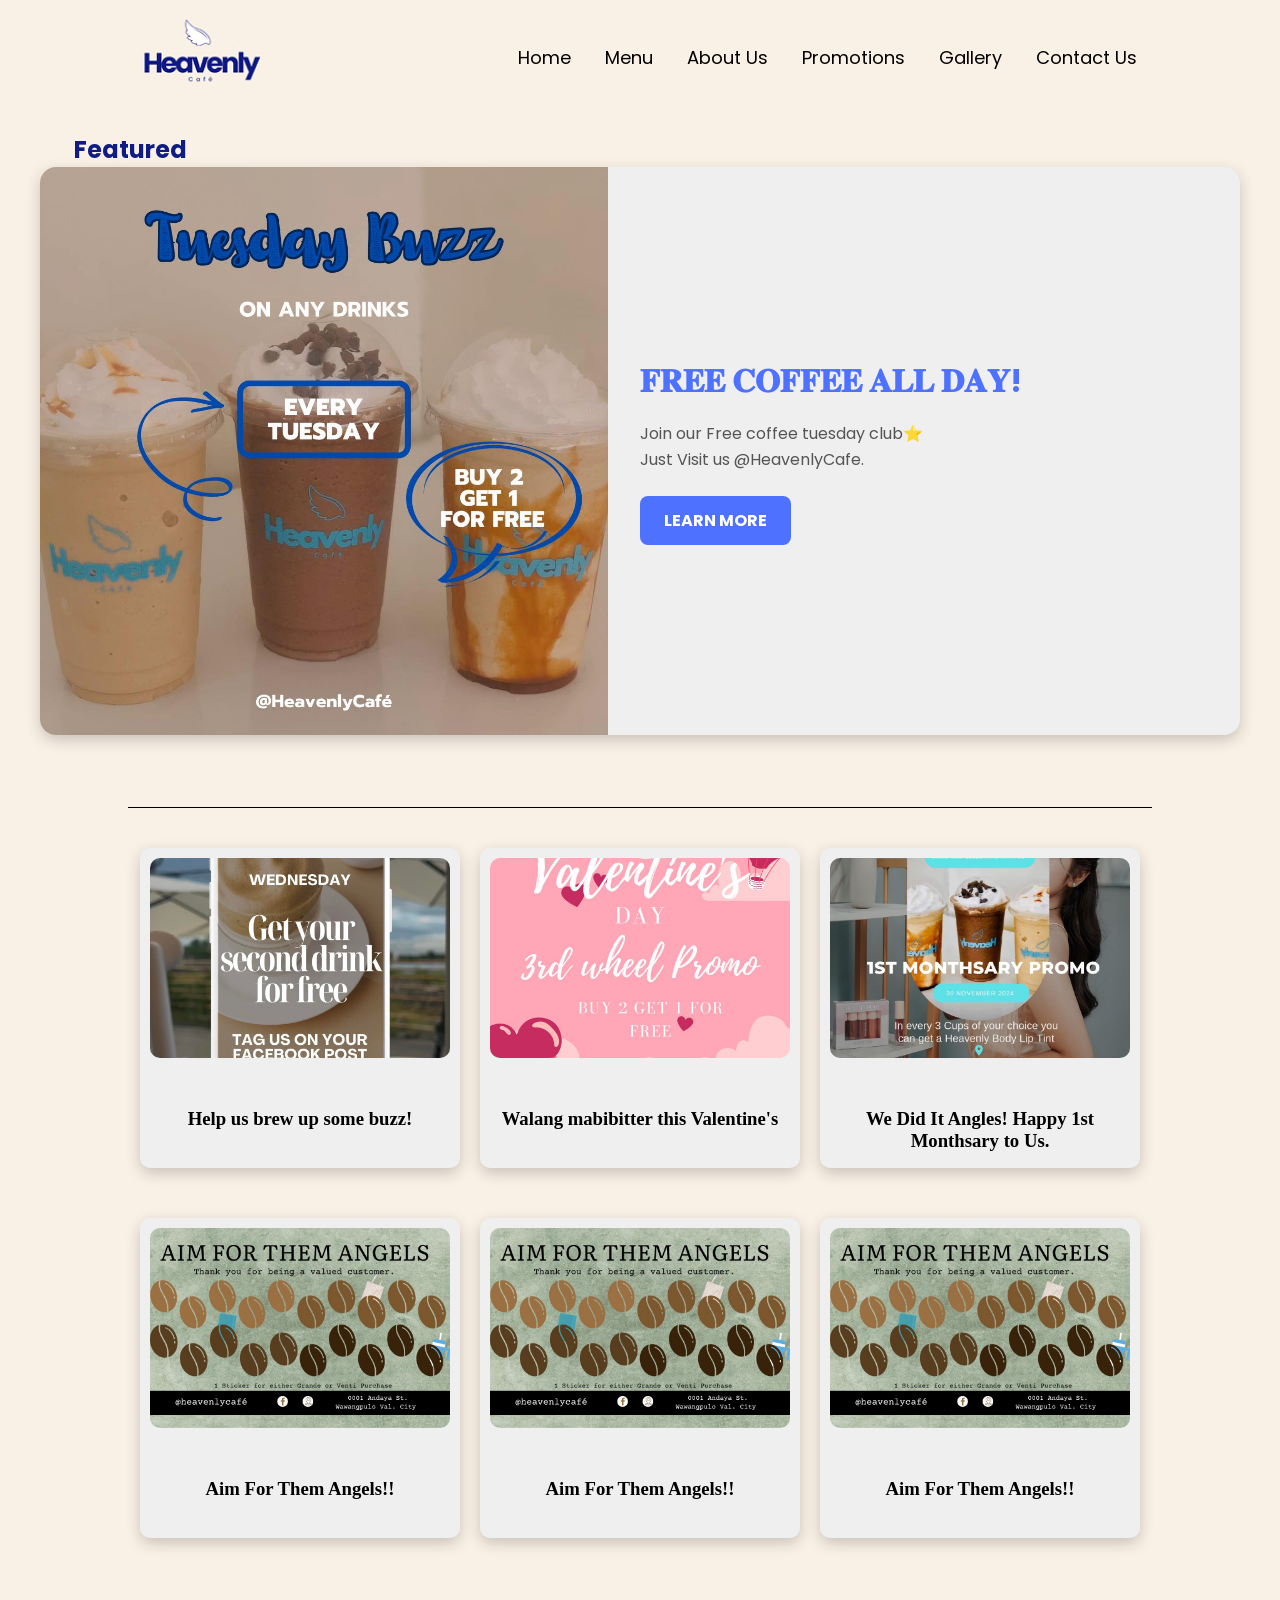
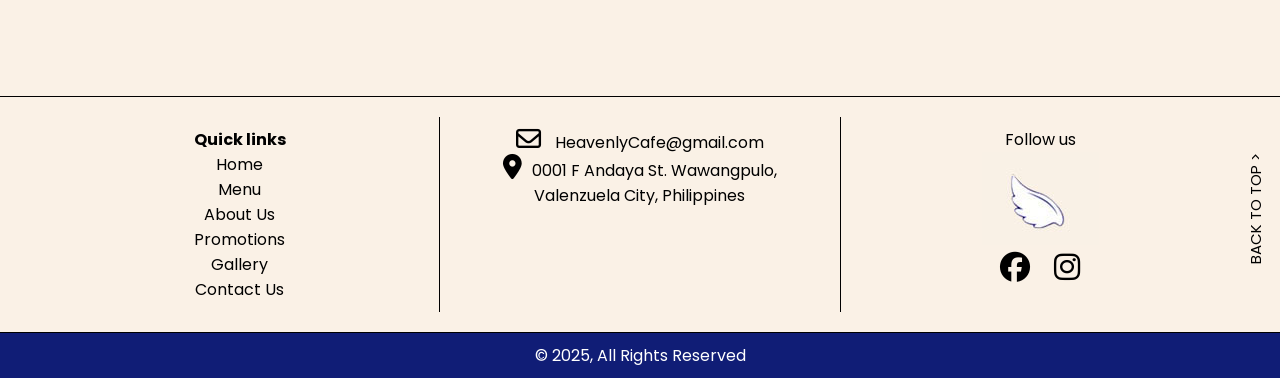
<file: promotions.html>
<!DOCTYPE html>
<html lang="en">
<head>
  <meta charset="UTF-8">
  <meta name="viewport" content="width=device-width, initial-scale=1.0">
  <title>Promotions</title>
  <link rel="stylesheet" href="css/style.css">
  <link rel="preconnect" href="https://fonts.googleapis.com">
  <link rel="preconnect" href="https://fonts.googleapis.com">
  <link rel="preconnect" href="https://fonts.gstatic.com" crossorigin>
  <link href="https://fonts.googleapis.com/css2?family=Playfair+Display:ital,wght@0,400..900;1,400..900&display=swap" rel="stylesheet"></head>
  <link href="https://fonts.googleapis.com/css2?family=Poppins:ital,wght@0,100;0,200;0,300;0,400;0,500;0,600;0,700;0,800;0,900;1,100;1,200;1,300;1,400;1,500;1,600;1,700;1,800;1,900&display=swap" rel="stylesheet">
  <link rel="stylesheet" href="https://cdnjs.cloudflare.com/ajax/libs/font-awesome/6.4.0/css/all.min.css">

</head>
<body>
    <!--header-->
  <header class="header">
    <div class="container">
      <nav>
        <img src="img/home/heavenly_logo1.jpg" class="logo" alt="Heavenly Café Logo">
        <ul id="sidemenu">
            <li><a href="index.html" class="nav-link btn">Home</a></li>
            <li><a href="menu.html" class="nav-link btn">Menu</a></li>
            <li><a href="aboutus.html" class="nav-link btn">About Us</a></li>
            <li><a href="promotion.html" class="nav-link btn">Promotions</a></li>
            <li><a href="gallery.html" class="nav-link btn">Gallery</a></li>
            <li><a href="contact.html" class="nav-link btn">Contact Us</a></li>
            <i class="fa-solid fa-xmark" onclick="closemenu()"></i>
          </ul>
        <i class="fa-solid fa-bars" onclick="openmenu()"></i>
      </nav>
    </div>
  </header>

  <!--Promos-->
    <section id="promo-section" class="featured">
      <div class="promo-header">
            <h2>Featured</h2>
      </div>

        <div id="promo-container" class="featured">
            <div id="promo-image" class="featured">
                <img id="featured-img" src="img/promo/promo2.jpg" alt="Featured Promo">
            </div>

            <div class="promo-details" id="featured-desc">
                <h2>𝐅𝐑𝐄𝐄 𝐂𝐎𝐅𝐅𝐄𝐄 𝐀𝐋𝐋 𝐃𝐀𝐘!</h2>
                <p>Join our Free coffee tuesday club⭐️<br>Just Visit us @HeavenlyCafe.</p>
                <a href="https://www.facebook.com/share/1CFqw8wVy4/" class="btn-learn">LEARN MORE</a>
            </div>
        </div>

    </section>


    <!--line-->
    <hr class="black-line">
  <!-- Other Promos -->
  <div class="promo-list" id="promo-list">
    <div class="promo-card"
         data-image="img/promo/promo1.jpg"
         data-title="Help us brew up some buzz!"
         data-description="We want to hear from you — share your experience and leave us a great public review!
As a thank you, enjoy a FREE refill every Wednesday just for spreading the love.
Sip, smile, and let your voice be heard!
"
         onclick="promoCardClicked(this)"  >
      <img src="img/promo/promo1.jpg" alt="Matcha">
      <h3>Help us brew up some buzz!</h3>
    </div>

    <div class="promo-card"
         data-image="img/promo/valentines.jpg"
         data-title="Walang mabibitter this Valentine's"
         data-description="Treat yourself and your loved ones with our sweet deal:
Buy 2 Grande and get 1 Tall FREE or Buy 2 Venti and get 1 Grande FREE — on any chosen drinks!
Promo runs from February 12 to 19.
Share the love, not the bitterness!
"
         onclick="promoCardClicked(this)">
      <img src="img/promo/valentines.jpg" alt="Unli Rice">
      <h3>Walang mabibitter this Valentine's</h3>
    </div>

    <div class="promo-card"
         data-image="img/promo/promo3.jpg"
         data-title="We Did It Angles!  Happy 1st Monthsary to Us."
         data-description="To celebrate, enjoy 3 cups of your favorite drinks and get a chance to receive a FREE Heavenly Body Lip Tint
Because you deserve something sweet and stunning!
"
         onclick="promoCardClicked(this)">
      <img src="img/promo/promo3.jpg" alt="Unli Rice">
      <h3>We Did It Angles!  Happy 1st Monthsary to Us.</h3>
    </div>
    
    <div class="promo-card"
         data-image="img/promo/promo4.jpg"
         data-title="Aim For Them Angels!!"
         data-description="As a token of our appreciation for your love and support at Heavenly Cafe,
we’re giving away a FREE sticker with every Grande or Venti drink purchase.
Collect yours and sip in style!
 "
         onclick="promoCardClicked(this)">
      <img src="img/promo/promo4.jpg" alt="Unli Rice">
      <h3>Aim For Them Angels!!</h3>
    </div>
    <div class="promo-card"
         data-image="img/promo/promo4.jpg"
         data-title="Aim For Them Angels!!"
         data-description="As we appreciate your support at Heavenly Cafe. We would like to offer you a sticker for either Grande or Venti Purchase. "
         onclick="promoCardClicked(this)">
      <img src="img/promo/promo4.jpg" alt="Unli Rice">
      <h3>Aim For Them Angels!!</h3>
    </div>
    <div class="promo-card"
         data-image="img/promo/promo4.jpg"
         data-title="Aim For Them Angels!!"
         data-description="As we appreciate your support at Heavenly Cafe. We would like to offer you a sticker for either Grande or Venti Purchase. "
         onclick="promoCardClicked(this)">
      <img src="img/promo/promo4.jpg" alt="Unli Rice">
      <h3>Aim For Them Angels!!</h3>
    </div>
  </div>



  <!--footer-->
  <footer class="footer">
        <div class="footer-container">
          <div class="footer-section">
            <p class="quick">Quick links</p>
            <p><a href="index.html">Home</a></p>
            <p><a href="menu.html">Menu</a></p>
            <p><a href="aboutus.html">About Us</a></p>
            <p><a href="promotions.html">Promotions</a></p>
            <p><a href="gallery.html">Gallery</a></p>
            <p><a href="contact.html">Contact Us</a></p>
          </div>
      
          <div class="footer-divider"></div>
      
          <div class="footer-section">
            <p><i class="fa-regular fa-envelope"></i></i> HeavenlyCafe@gmail.com</p>
            <p><i class="fa-solid fa-location-dot"></i>0001 F Andaya St. Wawangpulo,<br>Valenzuela City, Philippines</p>
          </div>
      
          <div class="footer-divider"></div>
      
          <div class="footer-section">
            <p>Follow us</p>
            <img src="img/home/logo.jpg" alt="">
            <div class="footer-icons">
              <a href="https://www.bing.com/ck/a?!&&p=9f76c1870134eb340e4f14eb00a302fcf907b00fbb734e9cb92f3f5f4ec9f56cJmltdHM9MTc0NzQ0MDAwMA&ptn=3&ver=2&hsh=4&fclid=1fe0fd62-65a1-66aa-33d4-e9d664b56718&psq=heavenly+cafe&u=a1aHR0cHM6Ly93d3cuZmFjZWJvb2suY29tL3Blb3BsZS9IZWF2ZW5seS1DYWYlQzMlQTkvNjE1NjY0Mzc5MzY4NDkv&ntb=1"><i class="fa-brands fa-facebook"></i></a>
              <a href="#"><i class="fa-brands fa-instagram"></i></a>
            </div>
          </div>

        </div>
      
        <div class="footer-bottom">
          <p>© 2025, All Rights Reserved</p>
        </div>
      
        <div class="back-to-top">
            <a href="#top">BACK TO TOP ></a>
        </div>
        
      </footer>

    <script src="js/promos.js"></script>

</body>
</html>
</file>
<file: css/style.css>
@font-face {
    font-family: melon;
    src: url(../font/melon.ttf);
}

body {
  background-color: #FAF1E6;
  color: black;
}
* {
  margin: 0;
  padding: 0;
  font-family: 'Poppins', sans-serif;
}
.header {
  position: fixed;
  top: 0;
  left: 0;
  width: 100%;
  transition: 0.6s;
  z-index: 100;
  background-color: #FAF1E6;
}

.header.sticky {
  background: #FAF1E6;
  box-shadow: 0 4px 10px rgba(0, 0, 0, 0.1);
}
.container{
  padding: 10px 10%;
}
nav{
    display: flex;
    align-items: center;
    justify-content: space-between;
    flex-wrap: wrap;
}
.logo{
  position: relative;
  width: 140px;
}
nav ul li{
    display: inline-block;
    list-style: none;
    margin: 10px 15px;
}
nav ul li a{
    color: #000;
    text-decoration: none;
    font-size: 18px;
    position: relative;
    transition: 0.6s;
}

nav ul li a::after{
    content: '';
    width: 0;
    height: 3px;
    background: #0F2C59;
    position: absolute;
    left: 0;
    bottom: -6px;
    transition: 0.5s;
    color: #0F2C59;
}
nav ul li a:hover::after{
    width: 100%;
}
.nav-link[aria-current="page"] {
  text-decoration: underline #0F2C59 4px;
  text-underline-offset:  0.5rem;
}

.hero {
    display: flex;
    justify-content: space-between;
    align-items: center;
    padding-top: 50px;
    padding-left: 40px;
    padding-right: 40px;
    position: relative;
    margin-top: 100px;
  }

  .hero-text {
    max-width: 50%;
    animation: heroTextAnimation 1s ease-out forwards;
    opacity: 0;
    animation-delay: 0.3s;
  }

  @keyframes heroTextAnimation{
    from{
      opacity: 0;
      transform: translateY(200px) ;
    }to{
      opacity: 1;
      transform: translateY(0) ;
    }
  }
  
  .images {
    animation: firstImage 1s ease-out forwards;
    opacity: 0;
    animation-delay: 0.3s;
  }  
  
  @keyframes firstImage{
    from{
      opacity: 0;
      transform: translateY(200px);
    }to{
      opacity: 1;
      transform: translateY(0) ;
    }
  }

  .heavenly-text {
    animation: both heavenlyTextAnimation;
    animation-timeline: view(70% 5%);
  }

  @keyframes heavenlyTextAnimation{
    from{
      opacity: 0;
      transform: translateY(200px) scale(0.3);
    }to{
      opacity: 1;
      transform: translateY(0) scale(1);
    }

  }
  
  .heavenly-story {
    animation: both storyAnimation ;
    animation-timeline: view(70% 5%);
  }

  @keyframes storyAnimation{
    from{
      opacity: 0;
      transform: translateY(200px) scale(0.3);
    }to{
      opacity: 1;
      transform: translateY(0) scale(1);
    }

  }

  .hero-text h1 {
    font-size: 40px;
    margin-bottom: 20px;
    font-family: 'PlayfairDisplay';
    font-weight: 300;
    padding-left: 20px;

  }

  .hero-text p {
    font-size: 25px;
    line-height: 1.6;
    margin-bottom: 30px;
    padding-left: 20px;
    font-family: 'PlayfairDisplay';
    font-weight: 300;
  }

  .hero-text button {
    background-color: #000080;
    color: white;
    padding: 12px 24px;
    margin-left: 20px;
    border: none;
    border-radius: 6px;
    font-size: 16px;
    cursor: pointer;
  }

.croissant {
  width: 600px;
  height: auto;
  margin-right: 160px;
  position: relative;
}
.bottom img{
  width: 100%;
  height: 400px;
  background-size: cover;
  background-position: center;
}
.story{
    display: flex;
    flex-direction: column;
    align-items: center;
    justify-content: center;
    text-align: center;
    height: 50vh;
    background-color: #FDFAF6;
    position: relative;
  }
.frappe-design {
  position: absolute;
  top: 50%;
  left: 2%;
  background-image: url('../img/aboutus/frappe.png');
  width: 150px;
  height: 200px;
  background-size: cover; 
  background-position: center;
  background-repeat: no-repeat;
  animation: frappeAnimation both;
  animation-timeline: view(70% 30%);
}
@keyframes frappeAnimation{
  from{
      opacity: 0;
      transform: translateY(200px) scale(0.3);
    }to{
      opacity: 1;
      transform: translateY(0) scale(1);
    }
}
.pastries-design {
  position: absolute;
  top: 10%;
  right: 2%;
  background-image: url('../img/menu/croffle-food.png');
  width: 200px;
  height: 200px;
  background-size: contain; 
  background-position: center;
  background-repeat: no-repeat;
  animation: frappeAnimation both;
  animation-timeline: view(50% 30%);
}
 .heavenly-text {
    opacity: 0;
    font-family: 'PlayfairDisplay';
    font-weight: 300;
    font-size: 35px;
 }

  .heavenly-story{
    display: flex;
    align-items: center;
    flex-direction: column;
    text-align: center;
    background-color: #FAF1E6;
    width: 80%;
    height: 30%;
    margin: 20px 0;
    padding: 60px 5%;
    border-radius: 15px;
  }
.heavenly-story p {
    font-family: 'Poppins', sans-serif;
    font-size: 20px;
}

.heavenly-story button {
    background-color: #000080;
    color: white;
    padding: 12px 24px;
    border: none;
    border-radius: 6px;
    font-size: 16px;
    cursor: pointer;
    margin-top: 20px;
    font-family: 'Poppins', sans-serif;
}

/*slider more Section ah*/
.wrapper {
  margin: 0;
  padding: 0;
  font-family: Arial, sans-serif;
  background: #f8f0e7;
  display: flex;
  justify-content: center;
  align-items: center;
  flex-direction: column;
  height: 80vh;
  position: relative;
}
.header-slider h1 {
  display: flex;
  align-items: center;
  font-family: 'PlayfairDisplay';
  font-weight: 100;
  margin-bottom: 100px;
}
.sliderH {
  width: 50%;
  max-width: 900px;
  overflow: hidden;
  border-radius: 20px;
  background-color: #eee;
  margin-bottom: 100px;
}

.slides {
  display: flex;
  transition: transform 0.5s ease;
}

.slideH {
  min-width: 100%;
  height: 400px;
  background-size: cover;
  background-position: center;
  position: relative;
  display: flex;
  justify-content: center;
  align-items: center;
  transition: transform 0.4s, opacity 0.4s;
}

.overlay {
  background: rgba(0, 0, 0, 0.5);
  color: white;
  padding: 20px;
  text-align: center;
  border-radius: 10px;
}

.overlay h2 {
  font-size: 24px;
}

.overlay h2 span {
  font-size: 36px;
  display: block;
  margin-top: 10px;
}

.overlay p {
  margin-top: 10px;
  font-size: 16px;
}
.prevH {
  cursor: pointer;
  position: absolute;
  top: 53%;
  left: 23%;
  user-select: none;
  font-size: 30px;
}

.nextH {
  cursor: pointer;
  position: absolute;
  top: 52%; 
  right: 23%;
  user-select: none;
  font-size: 30px;
}

.dotsH {
  position: absolute;
  top: 80%;
  bottom: 10px;
  width: 50%;
  text-align: center;
}

.dotH {
  height: 10px;
  width: 10px;
  margin: 0 4px;
  background-color: #90D1CA;
  border-radius: 50%;
  display: inline-block;
  cursor: pointer;
}

.dotH.active {
  background-color: #129990;
}

/*Lastsection*/
.last-container {
  background-image: url(../img/home/last_section.jpg);
  background-size: cover;
  background-position: center;
  height: 100vh;
  position: relative;
  display: flex;
  justify-content: center;
  align-items: center;
}
.cup {
  position: absolute;
  width: 500px;
}
.cup1 {
  top: 14%;
  left: 21%;
}
.cup2 {
  top: 14%;
  right: 23%;
}
.label {
  position: absolute;
  font-family: 'PlayfairDisplay';
  color: #FDFAF6;
}
.grande {
  top: 68%;
  left: 31%;
}
.Large {
  top: 68%;
  left: 61%;
}

/*footer*/
.footer {
  background-color: #FAF1E6;
  font-family: 'Poppins', sans-serif;
  position: relative;
}

.footer-container {
  display: flex;
  justify-content: space-between;
  padding: 20px 40px;
  flex-wrap: wrap;
  border-top: 1px solid #000;
  border-bottom: 1px solid #000;
}
.quick {
  font-weight: bold;
}

.footer-section {
  font-family: 'Poppins', sans-serif;
  flex: 1;
  padding: 10px 20px;
  text-align: center;
  min-width: 250px;
  box-sizing: border-box;
}

.footer-section a {
  text-decoration: none;
  color: black;
  transition: color 0.3s ease;
}

.footer-section a:hover {
  color: #129990;
}
.footer-divider {
  width: 1px;
  background-color: black;
  height: auto;
}

.footer-section i {
  margin-right: 10px;
  font-size: 25px;
}

.footer-logo {
  font-size: 30px;
}

.footer-icons i {
  margin: 0 10px;
  font-size: 30px;
  color: black;
}

.footer-bottom {
  background-color: #101D76;
  color: white;
  text-align: center;
  padding: 10px 0;
}

.back-to-top {
  position: absolute;
  right: 1%;
  top: 40%;
  transform: translateY(-50%) rotate(180deg);
  writing-mode: vertical-rl;
  text-align: center;
  font-size: 15px;
  color: black;
}
.back-to-top a {
  color: inherit;
  text-decoration: none;
  scroll-behavior: smooth;
}
nav .fa-solid {
  display: none;
}

@media only screen and (max-width: 360px){
    .logo {
        width: 200px;
    }
    nav .fa-bars {
    display: block;
    font-size: 25px;
    position: absolute;
    top: 40px;
    left: 35%;
    z-index: 1100;
    cursor: pointer;
    }
    nav .fa-solid {
      display: block;
      font-size: 25px;
    }
    nav ul {
    background: #0F2C59;
    color: #fff;
    position: fixed; 
    top: 0;
    right: -200px;
    width: 200px;
    height: 150vh;
    padding-top: 50px;
    transition: right 0.5s;
    z-index: 1200;
  }
    nav ul li {
      display: block;
      margin: 25px;
    }
    
    nav ul li a{
    color: #fff;
    }
    nav ul .fa-solid {
      position: absolute;
      top: 25px;
      left: 25px;
      cursor: pointer;
    }
    .hero {
      display: flex;
      flex-direction: column;
      width: 400px;
      align-items: flex-start;
    }
    .hero-text h1{
      margin-top: 30px;
      width: 360px;
      display: flex;
      flex-direction: column;
    }
    .hero-text p{
      width: 360px;
    }
    .images {
      margin: 20px 40px;
      background: transparent;
    }
    .bottom {
      width: 500px;
    }
    .story {
      width: 500px;
      padding: 20px 0;
      height: 50vh !important;
    }
    .frappe-design {
      width: 80px !important;
      height: 90px !important;
      top: 60% !important;
      left: 12%;
    }
    .pastries-design {
      width: 110px !important;
      height: 70px !important;
      top: 63% !important;
      right: 10%;
    }
    .heavenly-story {
      height: 200px !important;
    }
    .wrapper {
      width: 500px;
      height: 330px !important;
    }
    .header-slider h1{
      font-size: 20px;
    }
    .sliderH {
      width: 350px;
    }
    .slideH {
      background-size: contain;
      background-repeat: no-repeat;
      background-position: top;
    }
    .prevH {
      top: 37% !important;
      left: 8% !important;
    }
    .nextH {
      top: 37% !important;
      right: 8% !important;
    }
    .dotsH {
      top: 73% !important;
    }
    .last-container {
      width: 500px;
      height: 400px;
    }
    .cup {
      width: 200px !important;
      top: 15% !important;
    }
    .cup1 {
      left: 10% !important;
    }
    .cup2 {
      right: 10% !important;
    }
    .label {
      font-size: 20px !important;
    }
    .grande {
      top: 71% !important;
      left: 23% !important;
    }
    .Large {
      width: 50px;
      top: 71% !important;
      right: 5% !important;
    }
    .footer {
      width: 500px;
    }
}
@media only screen and (max-width: 1200px) {
  .croissant {
    width: 400px;
    margin-right: 0;
  }
  .heavenly-text {
      font-size: 40px;
  }
  .wrapper {
    height: 40vh;
    margin-top: 100px;
  }
  .prevH {
    position: absolute;
    top: 43%;
    left: 18%;
  }
  .nextH {
    top: 43%;
    right: 19%;
  }
  .dotsH {
    top: 81%;
    bottom: 10px;
  }
  .header-slider h1 {
    margin-bottom: 20px;
  }
  .frappe-design {
    width: 100px;
    height: 150px;
    top: 60%;
  }
  .pastries-design{
  width: 150px;
  height: 150px;
  }
  .cup {
    top: 24%;
    width: 350px;
  }
  .cup1 {
    left: 21%;
  }
  .cup2 {
    right: 21%;
  }
  /*menu*/
  .brief-story {
    height: 50vh !important;
  }
  .nav.prev {
    top: 38%;
    left: 40%;
  }
  .nav.next {
    top: 38%;
    right: 40%;
  }
  .brief-text h2{
    font-size: 28px;
  }
  .brief-text p{
    font-size: 18px;
  }
  .autoRotate {
    width: 400px !important; 
    height: 350px !important;

  }
  .menu-label {
    width: 200px !important;
    display: flex;
    justify-content: center;
    align-items: center;
  }
  .menu-container {
    gap: 30px !important;
    height: 500px !important;
    margin-bottom: 0 !important;
    text-align: center !important;
  }
  .menu-wrapper {
    width: 250px !important;
    height: 500px !important;
    margin-bottom: 0 !important;
  }
  
  .menu-item {
    height: 350px !important;
  }
  .menu-item img {
    width: 250px !important;
    height: 350px !important;
    object-fit: contain;
    border-radius: 20px;
  }
  .header {
    width: 1200px;
  }
}
@media (max-width: 768px) {
  .footer-container {
    flex-direction: column;
    align-items: center;
    padding: 20px;
  }
  .footer-divider {
    display: none;
  }
  
  .back-to-top {
    position: static;
    writing-mode: horizontal-tb;
    transform: none;
    text-align: center;
    padding: 10px 0;
  }
  .croissant {
    width: 300px;
    margin-right: 10px;  
  }
  .hero-text h1 {
    font-size: 25px;
  }
  .hero-text p {
    font-size: 18px;
  }
  .bottom {
    padding-bottom: 0;
  }
  .bottom img {
    width: 100%;
    height: auto;
  }
  .heavenly-story p {
    font-size: 15px;
  }
}

/*Menu*/

.best-container {
  background-color: #Fff;
  height: 600px;
  padding: 50px;
  background-image: url('../img/menu/first.jpg');
  background-size: cover; 
  background-repeat: no-repeat;
  background-position: center;
  margin-top: 120px;
}

.best-seller {
  padding: 2rem;
  max-width: 850px;
  margin: 2rem auto;
  background-color: #FDFAF6;
  border-radius: 12px;
  text-align: center; 
}

.best-seller h2 {
  font-family: 'PlayFairDisplay';
  font-size: 1.5rem;
  margin-bottom: 1rem;
}

.slider {
  position: relative;
  overflow: hidden;
  width: 100%;
  max-width: 600px;
  margin: auto;
}

.slider-track {
  display: flex;
  transition: transform 0.5s ease-in-out;
  justify-content: center;
  gap: 1rem;
  height: 300px;
}

.slide {
  flex: 0 0 33.333%; /*pakita ng 3 items*/
  transform: scale(0.8);
  opacity: 0.6;
  transition: transform 0.4s, opacity 0.4s;
  text-align: center;
  padding-top: 50px;
}

.slide.active {
  transform: scale(1.1);
  opacity: 1;
}

.slide img {
  width: 160px;
  height: 160px;
  object-fit: cover;
  border-radius: 50%;
  margin: 0 auto;
}

.slide p {
  font-weight: bold;
  margin-top: 1rem;
}

.nav {
  position: absolute;
  top: 70%;
  transform: translateY(-50%);
  background: none;
  border: none;
  font-size: 2rem;
  cursor: pointer;
  z-index: 10;
}

.nav.prev {
  left: 21%;
  top: 60%;
}

.nav.next {
  right: 21%;
  top: 60%;
}

.dots {
  margin-top: 1rem;
}

.dot {
  height: 10px;
  width: 10px;
  margin: 0 5px;
  background-color: #90D1CA;
  border-radius: 50%;
  display: inline-block;
  cursor: pointer;
}

.dot.active {
  background-color: #129990;
}
.circle-bg {
  width: 180px;
  height: 180px;
  border-radius: 50%;
  background-color: transparent; /* default na background color  */
  display: flex;
  align-items: center;
  justify-content: center;
  transition: background-color 0.3s, transform 0.3s;
  margin: 0 auto;
}

.circle-bg img {
  width: 160px;
  height: 160px;
  object-fit: cover;
  border-radius: 50%;
}

/* pag active yng slide*/
.slide.active .circle-bg {
  transform: scale(1.05); 
}
.brief-story {
  position: relative;
  height: 80vh;
}
.brief-text{
  position: absolute;
  top: 30%;
  left: 10%;
  font-size: 20px;
  animation: briefAnimation both;
  animation-timeline: view(70% 5%);
}
@keyframes briefAnimation {
  from{
    opacity: 0;
    transform: translateY(20px) scale(0.3);
  } to {
    opacity: 1;
    transform: translateY(0) scale(1);
  }
}

.autoRotate{
  position: absolute;
  top: 20%;
  right: 10%;
  width: 500px; 
  height: 450px;
  background-image: url('../img/menu/rotate.png');
  background-size: cover; 
  background-repeat: no-repeat;
  background-position: center;
  animation: bunsRotate;
  animation-timeline: view(70% 5%);
}
@keyframes bunsRotate{
  from {
    opacity: 0;
    transform: rotate(0deg);
  } to {
    opacity: 1;
    transform: rotate(360deg);
  }

}
.menu-h1 {
  font-family: 'PlayFairDisplay';
  margin: 30px;
  text-align: center;
}

.menu-container {
  display: flex;
  justify-content: center;
  gap: 40px;
  text-align: center;;
  height: 60vh;
  margin-top: 50px;
  margin-bottom: 150px;
}
.menu-wrapper {
  height: 500px;
}
.menu-item-wrapper {
  display: flex;
  flex-direction: column;
  align-items: center;
}

.menu-item {
  display: flex;
  flex-direction: column;
  align-items: center;
  text-decoration: none;
  color: #000;
  width: 300px;
  height: 400px;
}

.menu-item img {
  width: 300px;
  height: 400px;
  object-fit: cover;
  border: 20px;
  border-radius: 20px;
  transition: transform 0.3s ease;
}

.menu-item:hover img {
  transform: scale(.9);
  box-shadow: 0 4px 8px rgba(0, 0, 0, 0.5);
}
.menu-label {
  padding-top: 15px;
  margin-bottom: 50px;
  font-size: 25px;
}

.menu-label h3{
    font-family: 'PlayfairDisplay';
}
@media only screen and (max-width: 360px) {
  .best-container {
    width: 700px !important;
  }
  .nav.next {
    left: 198% !important;
  }
  .brief-story {
    width: 800px;
    height: 1000px !important;
  }
  .brief-text{
    top: 10%;
    font-size: 15px;
  }
  .autoRotate {
    width: 500px !important; 
    height: 450px !important;
    right: 25%;
    top: 35%;
  }
  .menu-h1 {
    width: 800px;
    text-align: center;
  }
  .menu-container {
    width: 300px;
    gap: 10px;
    flex-direction: column;
    justify-content: center;
    align-items: center;
  }
  .menu-item img {
    width: 150px !important;
    height: 250px !important;
    object-fit: contain;
    border-radius: 20px;
  }
}
/*text ani*/
.grid{
  font-size: 120px;
  display: flex;
  flex-direction: column;
  justify-content: center;
  align-items: center;
  height: 80vh;
  font-family: 'PlayfairDisplay';
  position: relative;
  padding: 0;
}
/*position ng mga text*/
.autoBlur1 {
  position: absolute;
  top: 4%;
  left: 40%;
  font-family: 'PlayfairDisplay';
}
.autoBlur2 {
  position: absolute;
  top: 20%;
  left: 30%;
  font-family: 'PlayfairDisplay';
}
.autoBlur3 {
  position: absolute;
  top: 35%;
  left: 35%;
  font-family: 'PlayfairDisplay';
}
.autoBlur4 {
  position: absolute;
  top: 50%;
  left: 38%;
  font-family: 'PlayfairDisplay';
}
.autoBlur5 {
  position: absolute;
  top: 65%;
  left: 23%;
  font-family: 'PlayfairDisplay';
}
.autoBlur{
  animation: autoBlurAnimation linear both;
  animation-timeline: view();
}
@keyframes autoBlurAnimation{
  0%{
    filter: blur(40px);
  }
  45%, 55% {
    filter: blur(0px);
  }
  100%{
    filter: blur(40px);
  }
}

/*category design*/
.category-selector {
  margin-top: 50px;
  display: flex;
  justify-content: center;
  gap: 40px;

}
.category-card {
  display: inline-block;
  text-align: center;
  text-decoration: none;
  color: gray;
  transition: all 0.3s ease;
  border-radius: 1rem;
  cursor: pointer;
}

.category-card img {
  box-shadow: 0 6px 12px rgba(0,0,0,0.3);
  width: 200px;
  height: 300px;
  border-radius: 1rem;
  filter: grayscale(100%);
  transition: filter transform 1s ease-in-out, color 0.3s ease;
}

.category-card:hover img {
  transform: scale(1.1);
}
.category-card img:hover {
  filter: grayscale(0%);
}

.category-card p {
  padding-top: 20px;
}
.category-card.active p {
  color: #4E71FF; 
  font-weight: bold;
}

.category-card.active img {
  filter: none;
}

/*Beverage List*/

.menu-section {
  padding: 40px 20px;
}

.menu-section h1 {
  color: #0E1C84;
  font-size: 50px;
  letter-spacing: 3px;
  font-weight: bold;
  text-transform: uppercase;
  font-family: 'melon';
  display: flex;
  justify-content: center;
}

.menu-grid {
  display: grid;
  grid-template-columns: repeat(auto-fit, minmax(150px, 1fr));
  gap: 150px;
  justify-items: center;
  max-width: 1200px;
  margin: 0 auto;
  height: 100vh;
  padding-top: 100px;
}

.menu-bev {
  position: relative;
  background-image: url('../img/menu/test/3.jpg');
  box-shadow: 0 6px 12px rgba(0,0,0,0.3);
  background-size: cover; 
  border-radius: 20px;
  background-position: center;
  background-repeat: no-repeat;
  width: 300px;
  height: 250px;
  transition: transform 0.5s ease;
  display: flex;
  justify-content: center;
  align-items: center;
  flex-direction: column;
}
.menu-bev:hover {
  transform: translateY(-20px);
}
.menu-bev:hover img {
  transform: scale(1.1);
}
.menu-bev img {
  max-width: 60%;
  height: auto;
  object-fit: contain;
  transition: transform 0.5s ease;
}

.menu-bev p {
  margin-bottom: 45px;
  font-weight: 600;
  color: #222;
  font-size: 20px;
  transition: background-color 0.3 ease;
}
.menu-bev:hover p {
  color: #0E1C84;
}
/*meal*/
.menu-meal {
  position: relative;
  background-color: transparent;
  border-radius: 16px;
  box-shadow: 0 6px 12px rgba(0,0,0,0.08);
  width: 250px;
  height: 200px;
  transition: transform 0.5s ease;
  display: flex;
  justify-content: center;
  align-items: flex-end;
}

.menu-meal:hover {
  transform: translateY(-20px);
}

.menu-meal img {
  max-width: 100%;
  height: auto;
  object-fit: contain;
}

.menu-meal p {
  margin-bottom: 15px;
  font-weight: 600;
  color: #222;
  font-size: 20px;
  transition: background-color 0.3 ease;
}
.menu-meal:hover p {
  color: #0E1C84;
}
.meal1 {
  position: absolute;
  top: -20%;
  left: 0%;
}
/*About us*/

.about-section {
  text-align: center;
  padding: 190px 20px;
  position: relative;
  margin-top: 100px;
  background-image: url('../img/menu/menu-bg.jpg');
  background-size: auto;
  background-repeat: no-repeat;
  background-position: center;
  height: 70vh;
}
.about-frappe {
  position: absolute;
  top: 50%;
  left: 10%;
  background-image: url('../img/aboutus/frappe.png');
  width: 200px;
  height: 220px;
  background-size: cover; 
  background-position: center;
  background-repeat: no-repeat;
  animation: aboutAnimation 1s ease-out forwards;
  opacity: 0;
  animation-delay: 1.2s;
}

.about-section h2 {
    font-size: 30px;
    margin-bottom: 10px;
    font-family: 'PlayFairDisplay';
    animation: aboutAnimation 1s ease-out forwards;
    opacity: 0;
    animation-delay: 0.3s;
  font-weight: bold;
}

  @keyframes aboutAnimation{
    from{
      opacity: 0;
      transform: translateX(20px) ;
    }to{
      opacity: 1;
      transform: translateX(0) ;
    }
  }

.about-desc {
    max-width: 700px;
    margin: 0 auto 30px;
    font-size: 18px;
    color: #333;
    animation: aboutAnimation 1s ease-out forwards;
    opacity: 0;
    animation-delay: 0.6s;
}

.open-sign {
    position: relative;
    margin: 50px auto;
    margin-bottom: 10px;
    width: 800px;         
    height: 500px;       
    overflow: hidden;     
    border-radius: 12px;  
    animation: aboutAnimation 1s ease-out forwards;
    opacity: 0;
    animation-delay: 0.9s;
}

.open-sign iframe {
  width: 100%;
  border-radius: 20px;
  height: 100%;
  object-fit: cover;    
  display: block;
}

.hours {
    margin-top: 10px;
    font-weight: bold;
}

.story-section {
    background-color: #0F2C59;
    color: white;
    padding: 40px 20px;
    text-align: center;
    width: 50%;
    margin-left: 25%;
    border-radius: 20px;
}

.story-section h3 {
    font-size: 26px;
    margin-bottom: 20px;
    font-family: 'PlayFairDisplay';
    font-weight: 100;
}
.story-box {
    display: flex;
    flex-wrap: wrap;
    justify-content: center;
    align-items: center;
    gap: 20px;
    max-width: 1000px;
    margin: 0 auto;
    text-align: left;
}
.image-container {
  width: 200px;         
  height: 200px;       
  overflow: hidden;     
  border-radius: 12px;  
}
.image-container img {
  width: 100%;
  height: 100%;
  object-fit: cover;    
  object-position: center top; 
  display: block;
  border-radius: 50%;
}
.story-text {
    max-width: 600px;
}

.mv-section {
    display: flex;
    flex-wrap: wrap;
    justify-content: center;
    gap: 150px;
    padding: 40px 20px;
    margin-bottom: 100px;
}

.mv-box {
    background-color: #0F2C59;
    color: white;
    padding: 25px;
    width: 400px;
    border-radius: 12px;
    text-align: center;
}
@media only screen and (max-width: 1200px) {
  .about-frappe {
    width: 150px;
    height: 180px;
    top: 50%;
    left: 3%;
  }
  .autoBlur1 {
    left: 30%;
  }
  .autoBlur2 {
    left: 20%;
  }
  .autoBlur3 {
    left: 25%;
  }
  .autoBlur4 {
    left: 12%;
  }

}
@media only screen and (max-width: 360px) {
  .about-section {
    width: 955px;
    height: 80vh;
    margin-top: 100px;
  }
  .grid {
    width: 800px;
  }
  nav .fa-bars{
    left: 70%;
    font-size: 25px;
  }
  .story-section {
    width: 450px;
    margin-left: 230px;
  }
  .mv-section {
    width: 900px;
  }
  .mv-box {
    width: 450px;
  }
  .footer {
    width: 980px;
  }
}

/*Promos*/
#promo-section {
  padding: 2rem;
  display: flex;
  justify-content: center;
  margin-top: 100px;
  flex-direction: column;
  align-items: center;
}
.promo-header{
  width: 1132px;
  display: flex;
  align-items: flex-start;
  color: #0E1C84;
}
#promo-container {
  display: flex;
  flex-wrap: wrap;
  border-radius: 1rem;
  background-color: #f0efef;
  box-shadow: 0 5px 15px rgba(0,0,0,0.2);
  overflow: hidden;
  max-width: 1200px;
  width: 100%;
}

#promo-image {
  flex: 400px;
}

#promo-image img {
  width: 100%;
  height: auto;
  display: block;
}

.promo-details {
  flex: 1 1 400px;
  padding: 2rem;
  display: flex;
  flex-direction: column;
  justify-content: center;
  align-items: flex-start;
}

.promo-details h2 {
  font-size: 2rem;
  color: #4E71FF;
  margin-bottom: 1rem;
}

.promo-details p {
  font-size: 1rem;
  color: #555;
  margin-bottom: 1.5rem;
  line-height: 1.6;
}

.btn-learn {
  display: inline-block;
  background: #4E71FF;
  color: white;
  padding: 0.75rem 1.5rem;
  border-radius: 0.5rem;
  text-decoration: none;
  font-weight: bold;
  transition: background 0.3s;
}

.btn-learn:hover {
  background: #0E1C84;
}
.black-line {
    border: none;
    height: 0.5px;
    background-color: black;
    width: 80%;
    margin: 40px auto;
}
/*other promos*/
.promo-list {
  display: flex;
  justify-content: center;
  gap: 20px;
  margin-top: 30px;
  height: 80vh;
  padding: 0 10%;
  padding-bottom: 10%;
  flex-wrap: wrap;
}

.promo-card {
  padding: 10px;
  cursor: pointer;
  width: 300px;
  height: 300px;
  text-align: center;
  background-color: #f0efef;
  box-shadow: 0 5px 15px rgba(0,0,0,0.2);
  border-radius: 10px;
  transition: transform 0.3s ease;
  display: flex;
  flex-direction: column;
  justify-content: space-between;
}
.promo-card h3{
  font-family: 'PlayfairDisplay';
  font-weight: 600;
}
.promo-card:hover {
  transform: translateY(-10px);
}
.promo-card img {
  width: 100%;
  height: 200px; /* fixed height */
  object-fit: cover; /* crop to fill container */
  border-radius: 10px;
}

.promo-card h3 {
  margin-top: 10px;
  min-height: 50px; /* Adjust as needed */
}
@media only screen and (max-width: 1200px) {
  .promo-list {
    height: 1000px;
    margin-bottom: 100px;
  }
}

@media (max-width: 768px) {
  .promo-card {
    flex-direction: column;
  }

  .promo-content {
    padding: 20px;
  }
}
@media only screen and (max-width: 360px) {
  #promo-section {
    width: 900px;
    margin-top: 200px;
    
  }
  .promo-header {
    width: 800px;
    font-size: 30px;
    margin-bottom: 20px;
  }
  .promo-list {
    width: 900px;
    height: 1000px;
    margin-bottom: 100px;
  }
}
/*gallery*/

  /* Hero Banner */
  .hero1 {
    position: relative;
    width: 100%;
    height: 500px;
    overflow: hidden;
    background-image: url('../img/contact/banner.jpg');
    background-size: cover;
    background-position: center;
    background-repeat: no-repeat;
  }
  
  .hero1 img {
    width: 100%;
    height: 100%;
    object-fit: cover;
  }
  
  .hero-text1 {
    position: absolute;
    bottom: 300px;
    height: 62px;
    top: 50%;
    left: 50%;
    transform: translateX(-50%);
    background: #0F2C59;
    color: white;
    font-size: 2rem;
    padding: 10px 30px;
    border-radius: 5px;
    font-weight: bold;
  }
  
  /* Interior and Food Gallery Links */
  .gallery-links {
    display: flex;
    justify-content: center;
    gap: 40px;
    padding: 50px 10%;
    flex-wrap: wrap;
  }
  
  .gallery-item {
    text-align: center;
  }
  
  .gallery-item img {
    margin-top: 20px;
    width: 500px;
    height: 500px;
    object-fit: cover;
    border-radius: 10px;
    transition: transform 0.3s;
  }
  
  .gallery-item:hover img {
    transform: scale(1.05);
  }
  
  .gallery-item h2 {
    margin-top: 10px;
    font-size: 1.5rem;
    color: #444;
  }

  /* Testimonials Section */
.testimonials {
    padding: 40px 10%;
  }
  
  .testimonials h2 {
    text-align: center;
    margin-bottom: 30px;
    font-size: 2rem;
    color: #0F2C59;
  }
  
  .testimonial-cards {
    display: flex;
    justify-content: center;
    gap: 30px;
    flex-wrap: wrap;
  }
  
  .card {
    background: #0F2C59;
    padding: 20px;
    border-radius: 10px;
    width: 400px;
    height: 300px;
    box-shadow: 0 2px 10px rgba(0, 0, 0, 0.2);
    transition: transform 0.3s ease;
    margin-bottom: 100px;
  }
  
  .card:hover {
    transform: translateY(-8px);
    box-shadow: 0 6px 20px rgba(0, 0, 0, 0.2);
  }
  
  .card h3 {
    margin-bottom: 10px;
    font-size: 20px;
    color: white;
    font-family: 'Poppins', sans-serif;
  }
  
  .card p {
    font-size: 15px;
    margin-bottom: 10px;
    color: white;
  }
  
  /* Responsive tweaks */
  @media (max-width: 650px) {
    .testimonial-cards {
      flex-direction: column;
      align-items: center;
    }
  
    .card {
      width: 90%;
      max-width: 350px;
    }
  }

/*Contact*/

.contact-land {
  height: 40vh;
  background-image: url('../img/contact/front-bg.jpg');
  background-size: cover;
  background-repeat: no-repeat;
  background-position: center;
  display: flex;
  justify-content: center;
  align-items: center;
  margin-top: 114px;
}
.contact {
  background-color: #101D76;
  color: #fff;
  display: flex;
  justify-content: center;
  align-items: center;
  flex-direction: column;
  border-radius: 20px;
  padding: 30px 50px;
}
.contact-section {
  margin: 50px 50px;
}
.contact-container {
  display: flex;
  flex-wrap: wrap;
  gap: 20px;
}

.map {
  flex: 1 1 45%;
  border-radius: 12px;
  overflow: hidden;
}

.contact-form {
  flex: 1 1 45%;
  display: flex;
  flex-direction: column;
  gap: 10px;
}

.contact-form select,
.contact-form input,
.contact-form textarea {
  padding: 20px;
  border: none;
  border-radius: 12px;
  background-color: #f0efef;
  font-size: 14px;
}
.contact-form textarea {
  height: 200px;
}
.input-row input {
  width: 50%;
}
.contact-form .input-row {
  height: 50px;
  display: flex;
  gap: 10px;
}

.contact-form button {
  margin-top: 20px;
  border: none;
  background-color: #0b2b50;
  color: white;
  border-radius: 20px;
  font-weight: bold;
  cursor: pointer;
  align-self: flex-start;
  padding: 10px 30px;
}

.feedback-section {
  background-color: #0b2b50;
  color: white;
  text-align: center;
  padding: 40px 20px;
  position: relative;
  margin-bottom: 50px;
}

.feedback-section p {
  max-width: 700px;
  margin: 0 auto 20px;
  font-size: 18px;
  line-height: 1.6;
}

.reserve-btn {
  display: inline-block;
  background-color: white;
  color: #0b2b50;
  padding: 10px 25px;
  border-radius: 20px;
  text-decoration: none;
  font-weight: bold;
}

.icon {
  width: 80px;
  position: absolute;
  top: 20px;
}

.icon.left {
  top: 45%;
  left: 20%;
}

.icon.right {
  right: 20%;
}

/*gallery interior and foods*/
.gallery-label{
  height: 20vh;
  margin-bottom: 100px;
  display: flex;
  justify-content: center;
  align-items: center;
  margin-top: 114px;
  flex-direction: column;
}

.contain-gallery {
  position: relative;
  height: 100vh;
}

.container1{
    position: absolute;
    top: 60%;
    left: 50%;
    transform: translate(-50%, -50%);
    width: 1350px;
    height: 650px;
    background: #f5f5f5;
    box-shadow: 0 30px 50px #dbdbdb;
    border-radius: 20px;
}

.container1 .slide-interior .item{
    width: 200px;
    height: 300px;
    position: absolute;
    top: 50%;
    transform: translate(50%, -50%);
    border-radius: 20px;
    box-shadow: 0 30px 50px #505050;
    background-position: 50% 50%;
    background-size: cover;
    display: inline-block;
    transition: 0.5s;
}

.slide-interior .item:nth-child(1),
.slide-interior .item:nth-child(2){
    top: 0;
    left: 0;
    transform: translate(0, 0);
    border-radius: 20px;
    width: 100%;
    height: 100%;
}
.slide-interior .item:nth-child(3){
    left: 70%;
}
.slide-interior .item:nth-child(4){
    left: calc(70% + 220px);
}
.slide-interior .item:nth-child(5){
    left: calc(50% + 440px);
    display: none;
}

/* here n = 0, 1, 2, 3,... */
.slide-interior .item:nth-child(n + 6){
    left: calc(50% + 660px);
    opacity: 0;
    display: none;
}



.item .content{
    position: absolute;
    top: 90%;
    left: 100px;
    width: 300px;
    text-align: left;
    color: #eee;
    transform: translate(0, -50%);
    display: none;
}


.slide-interior .item:nth-child(2) .content{
    display: block;
}


.content .name{
    font-size: 40px;
    text-transform: uppercase;
    font-weight: bold;
    opacity: 0;
    animation: animate 1s ease-in-out 1 forwards;
}

.content .des{
    margin-top: 10px;
    margin-bottom: 20px;
    opacity: 0;
    animation: animate 1s ease-in-out 0.3s 1 forwards;
}

.content button{
    padding: 10px 20px;
    border: none;
    cursor: pointer;
    opacity: 0;
    animation: animate 1s ease-in-out 0.6s 1 forwards;
}


@keyframes animate {
    from{
        opacity: 0;
        transform: translate(0, 100px);
        filter: blur(33px);
    }

    to{
        opacity: 1;
        transform: translate(0);
        filter: blur(0);
    }
}



.button{
    width: 100%;
    text-align: center;
    position: absolute;
    bottom: 20px;
}

.button button{
    width: 40px;
    height: 35px;
    border-radius: 8px;
    border: none;
    cursor: pointer;
    margin: 0 5px;
    border: 1px solid #000;
    transition: 0.3s;
}

.button button:hover{
    background: #ababab;
    color: #fff;
}
@media only screen and (max-width: 1200px) {
  .icon.left {
    top: 30%;
    left: 10%;
  }
  .icon.right {
    right: 10%;
  }
}
</file>
